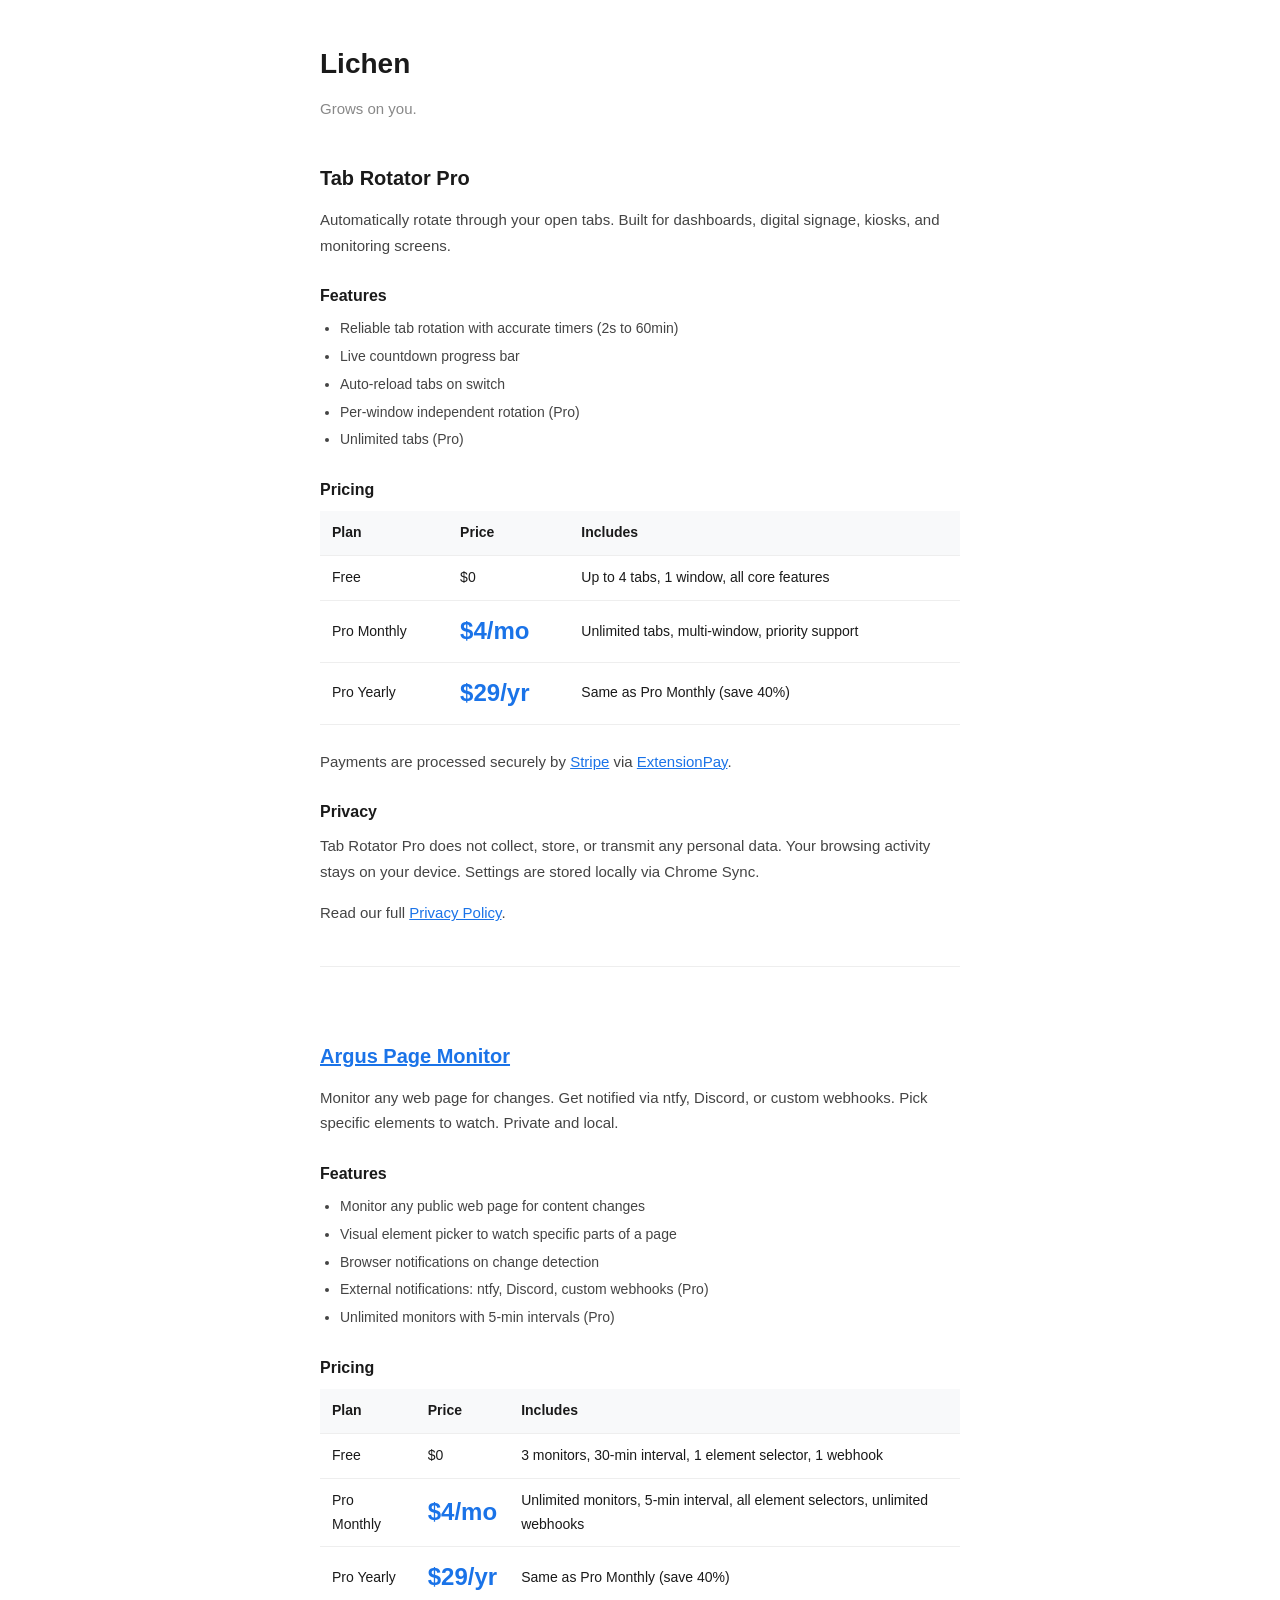
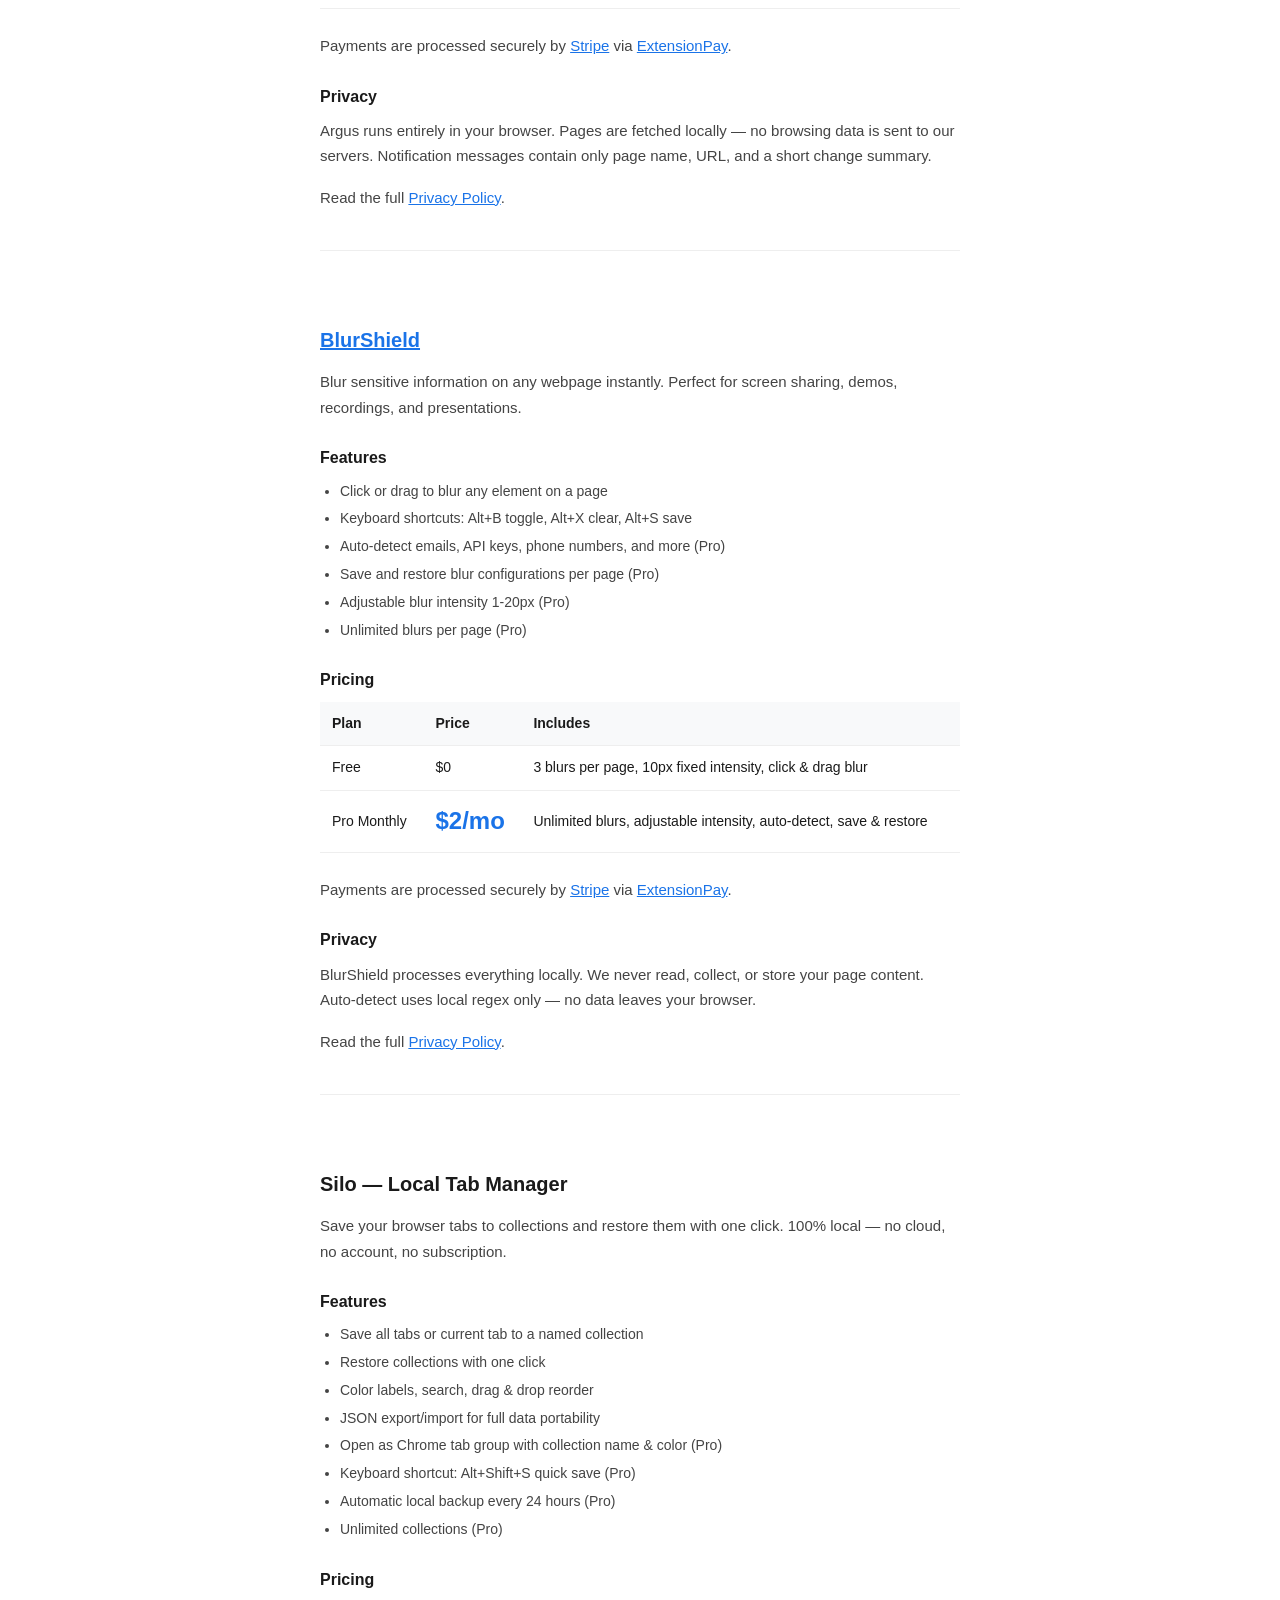
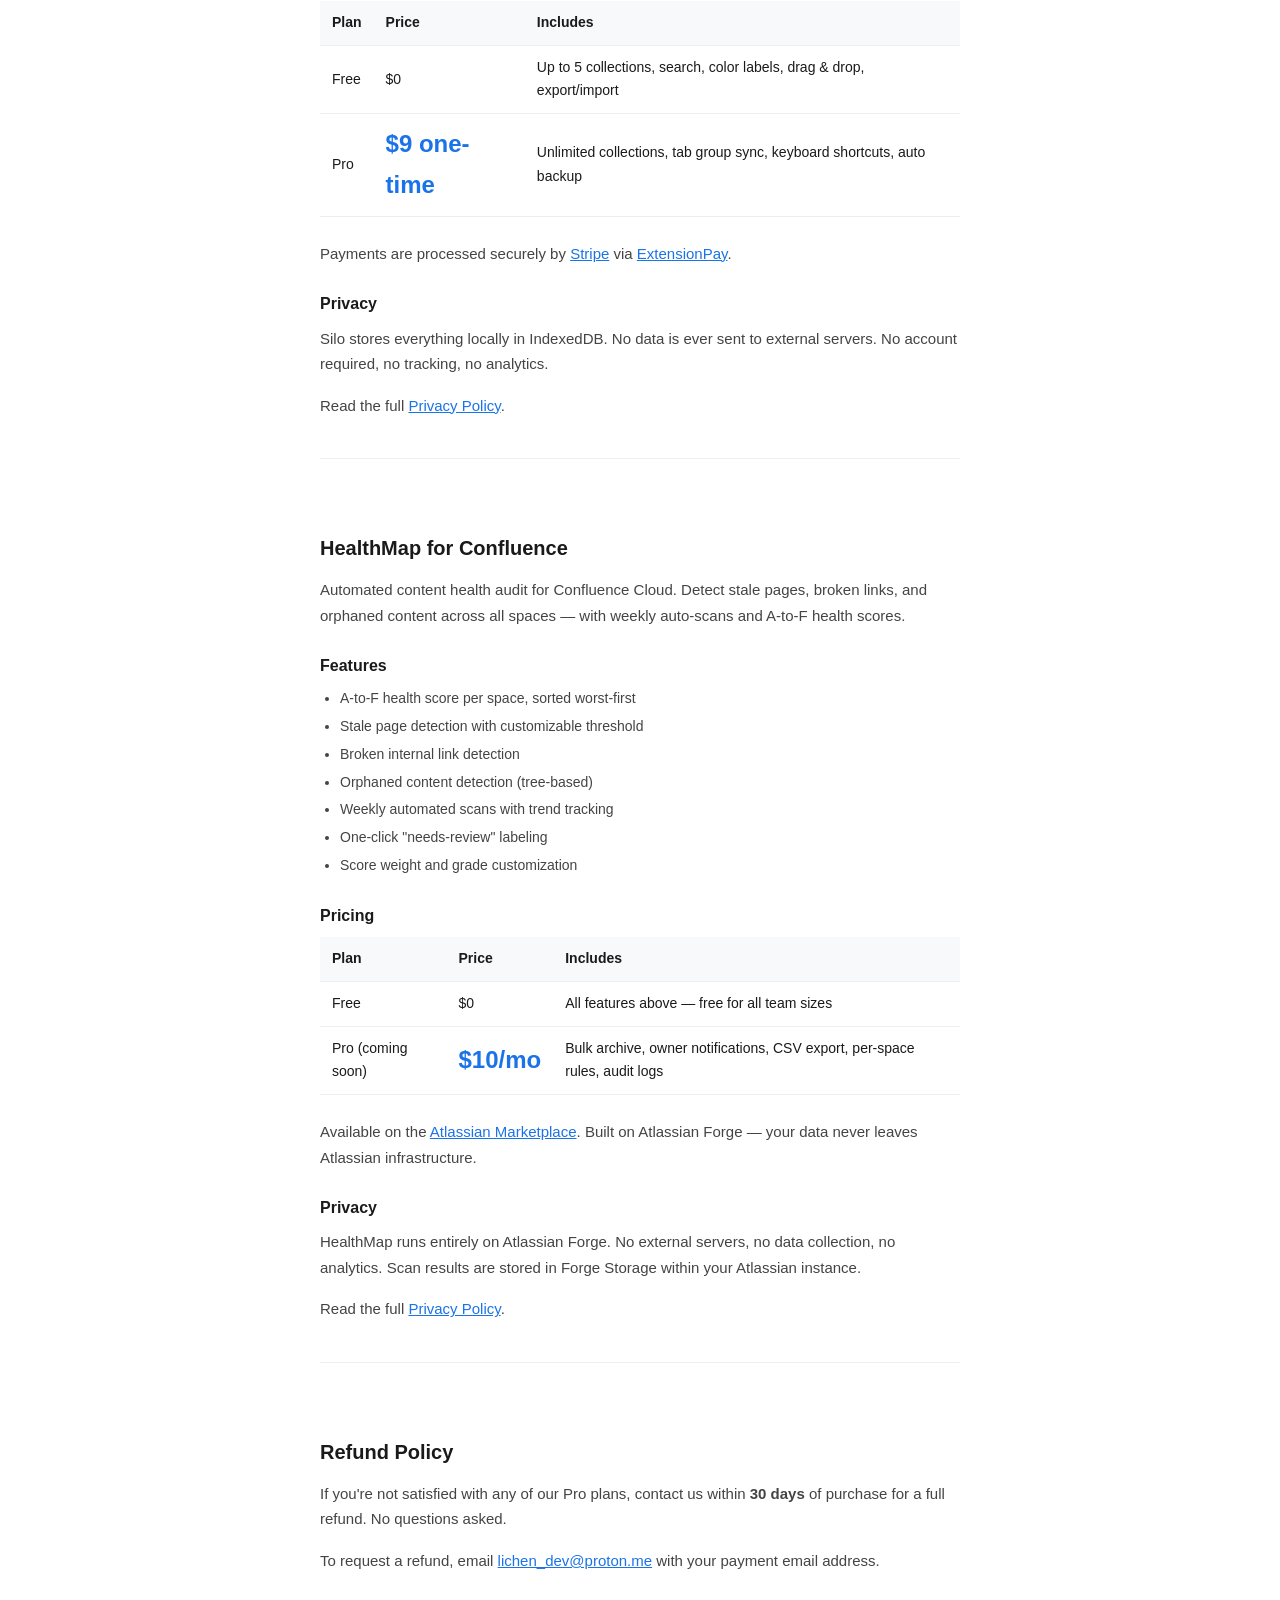
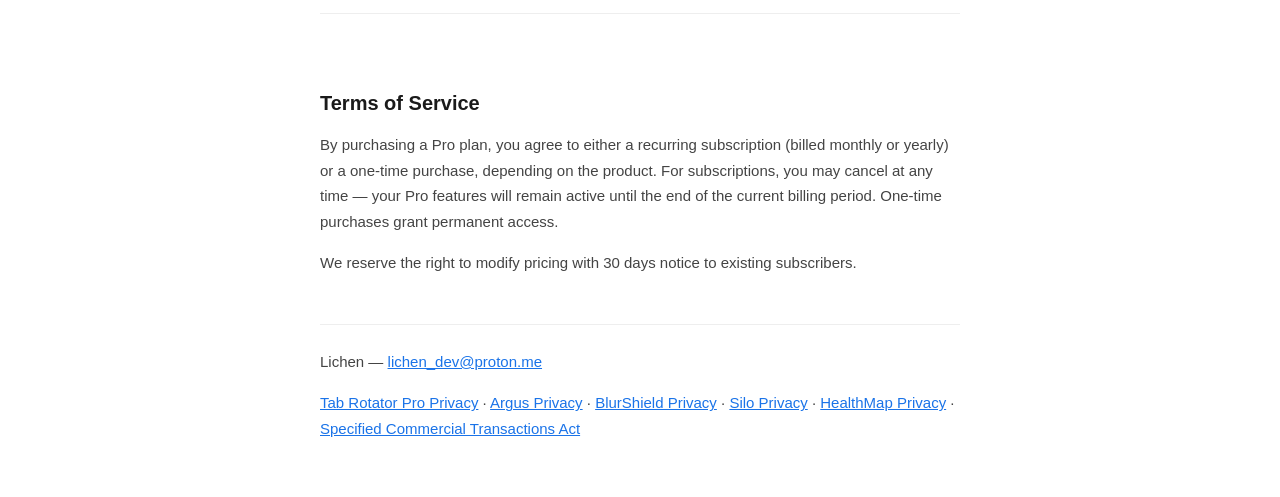
<file: index.html>
<!DOCTYPE html>
<html lang="en">
<head>
  <meta charset="UTF-8">
  <meta name="viewport" content="width=device-width, initial-scale=1.0">
  <title>Lichen — Browser Productivity Tools</title>
  <style>
    * { margin: 0; padding: 0; box-sizing: border-box; }
    body { font-family: -apple-system, BlinkMacSystemFont, "Segoe UI", sans-serif; color: #1a1a1a; line-height: 1.7; }
    .container { max-width: 680px; margin: 0 auto; padding: 40px 20px; }
    h1 { font-size: 28px; margin-bottom: 8px; }
    h2 { font-size: 20px; margin-top: 40px; margin-bottom: 12px; }
    h3 { font-size: 16px; margin-top: 24px; margin-bottom: 8px; }
    p { font-size: 15px; color: #444; margin-bottom: 16px; }
    ul { margin-bottom: 16px; padding-left: 20px; }
    li { font-size: 14px; color: #444; margin-bottom: 4px; }
    a { color: #1a73e8; }
    .subtitle { color: #888; font-size: 15px; margin-bottom: 32px; }
    table { width: 100%; border-collapse: collapse; margin-bottom: 24px; }
    th, td { text-align: left; padding: 10px 12px; border-bottom: 1px solid #eee; font-size: 14px; }
    th { font-weight: 600; background: #f8f9fa; }
    .price { font-size: 24px; font-weight: 700; color: #1a73e8; }
    .section { margin-top: 40px; padding-top: 32px; border-top: 1px solid #eee; }
    footer { margin-top: 48px; padding-top: 24px; border-top: 1px solid #eee; font-size: 13px; color: #999; }
  </style>
</head>
<body>
  <div class="container">
    <h1>Lichen</h1>
    <p class="subtitle">Grows on you.</p>

    <!-- Tab Rotator Pro -->
    <h2>Tab Rotator Pro</h2>
    <p>Automatically rotate through your open tabs. Built for dashboards, digital signage, kiosks, and monitoring screens.</p>

    <h3>Features</h3>
    <ul>
      <li>Reliable tab rotation with accurate timers (2s to 60min)</li>
      <li>Live countdown progress bar</li>
      <li>Auto-reload tabs on switch</li>
      <li>Per-window independent rotation (Pro)</li>
      <li>Unlimited tabs (Pro)</li>
    </ul>

    <h3>Pricing</h3>
    <table>
      <tr><th>Plan</th><th>Price</th><th>Includes</th></tr>
      <tr><td>Free</td><td>$0</td><td>Up to 4 tabs, 1 window, all core features</td></tr>
      <tr><td>Pro Monthly</td><td class="price">$4/mo</td><td>Unlimited tabs, multi-window, priority support</td></tr>
      <tr><td>Pro Yearly</td><td class="price">$29/yr</td><td>Same as Pro Monthly (save 40%)</td></tr>
    </table>
    <p>Payments are processed securely by <a href="https://stripe.com">Stripe</a> via <a href="https://extensionpay.com">ExtensionPay</a>.</p>

    <h3>Privacy</h3>
    <p>Tab Rotator Pro does not collect, store, or transmit any personal data. Your browsing activity stays on your device. Settings are stored locally via Chrome Sync.</p>
    <p>Read our full <a href="privacy-policy.html">Privacy Policy</a>.</p>

    <!-- Argus Page Monitor -->
    <div class="section">
      <h2><a href="https://chromewebstore.google.com/detail/argus-page-monitor/oghopnlgcocfandgainppfdjcpophcjo">Argus Page Monitor</a></h2>
      <p>Monitor any web page for changes. Get notified via ntfy, Discord, or custom webhooks. Pick specific elements to watch. Private and local.</p>

      <h3>Features</h3>
      <ul>
        <li>Monitor any public web page for content changes</li>
        <li>Visual element picker to watch specific parts of a page</li>
        <li>Browser notifications on change detection</li>
        <li>External notifications: ntfy, Discord, custom webhooks (Pro)</li>
        <li>Unlimited monitors with 5-min intervals (Pro)</li>
      </ul>

      <h3>Pricing</h3>
      <table>
        <tr><th>Plan</th><th>Price</th><th>Includes</th></tr>
        <tr><td>Free</td><td>$0</td><td>3 monitors, 30-min interval, 1 element selector, 1 webhook</td></tr>
        <tr><td>Pro Monthly</td><td class="price">$4/mo</td><td>Unlimited monitors, 5-min interval, all element selectors, unlimited webhooks</td></tr>
        <tr><td>Pro Yearly</td><td class="price">$29/yr</td><td>Same as Pro Monthly (save 40%)</td></tr>
      </table>
      <p>Payments are processed securely by <a href="https://stripe.com">Stripe</a> via <a href="https://extensionpay.com">ExtensionPay</a>.</p>

      <h3>Privacy</h3>
      <p>Argus runs entirely in your browser. Pages are fetched locally — no browsing data is sent to our servers. Notification messages contain only page name, URL, and a short change summary.</p>
      <p>Read the full <a href="privacy-policy-argus.html">Privacy Policy</a>.</p>
    </div>

    <!-- BlurShield -->
    <div class="section">
      <h2><a href="https://chromewebstore.google.com/detail/blurshield-blur-sensitive/nhoghajbohlagckakbmoecmjokkmfhee">BlurShield</a></h2>
      <p>Blur sensitive information on any webpage instantly. Perfect for screen sharing, demos, recordings, and presentations.</p>

      <h3>Features</h3>
      <ul>
        <li>Click or drag to blur any element on a page</li>
        <li>Keyboard shortcuts: Alt+B toggle, Alt+X clear, Alt+S save</li>
        <li>Auto-detect emails, API keys, phone numbers, and more (Pro)</li>
        <li>Save and restore blur configurations per page (Pro)</li>
        <li>Adjustable blur intensity 1-20px (Pro)</li>
        <li>Unlimited blurs per page (Pro)</li>
      </ul>

      <h3>Pricing</h3>
      <table>
        <tr><th>Plan</th><th>Price</th><th>Includes</th></tr>
        <tr><td>Free</td><td>$0</td><td>3 blurs per page, 10px fixed intensity, click &amp; drag blur</td></tr>
        <tr><td>Pro Monthly</td><td class="price">$2/mo</td><td>Unlimited blurs, adjustable intensity, auto-detect, save &amp; restore</td></tr>
      </table>
      <p>Payments are processed securely by <a href="https://stripe.com">Stripe</a> via <a href="https://extensionpay.com">ExtensionPay</a>.</p>

      <h3>Privacy</h3>
      <p>BlurShield processes everything locally. We never read, collect, or store your page content. Auto-detect uses local regex only — no data leaves your browser.</p>
      <p>Read the full <a href="privacy-policy-blurshield.html">Privacy Policy</a>.</p>
    </div>

    <!-- Silo -->
    <div class="section">
      <h2>Silo — Local Tab Manager</h2>
      <p>Save your browser tabs to collections and restore them with one click. 100% local — no cloud, no account, no subscription.</p>

      <h3>Features</h3>
      <ul>
        <li>Save all tabs or current tab to a named collection</li>
        <li>Restore collections with one click</li>
        <li>Color labels, search, drag &amp; drop reorder</li>
        <li>JSON export/import for full data portability</li>
        <li>Open as Chrome tab group with collection name &amp; color (Pro)</li>
        <li>Keyboard shortcut: Alt+Shift+S quick save (Pro)</li>
        <li>Automatic local backup every 24 hours (Pro)</li>
        <li>Unlimited collections (Pro)</li>
      </ul>

      <h3>Pricing</h3>
      <table>
        <tr><th>Plan</th><th>Price</th><th>Includes</th></tr>
        <tr><td>Free</td><td>$0</td><td>Up to 5 collections, search, color labels, drag &amp; drop, export/import</td></tr>
        <tr><td>Pro</td><td class="price">$9 one-time</td><td>Unlimited collections, tab group sync, keyboard shortcuts, auto backup</td></tr>
      </table>
      <p>Payments are processed securely by <a href="https://stripe.com">Stripe</a> via <a href="https://extensionpay.com">ExtensionPay</a>.</p>

      <h3>Privacy</h3>
      <p>Silo stores everything locally in IndexedDB. No data is ever sent to external servers. No account required, no tracking, no analytics.</p>
      <p>Read the full <a href="privacy-policy-silo.html">Privacy Policy</a>.</p>
    </div>

    <!-- HealthMap -->
    <div class="section">
      <h2>HealthMap for Confluence</h2>
      <p>Automated content health audit for Confluence Cloud. Detect stale pages, broken links, and orphaned content across all spaces — with weekly auto-scans and A-to-F health scores.</p>

      <h3>Features</h3>
      <ul>
        <li>A-to-F health score per space, sorted worst-first</li>
        <li>Stale page detection with customizable threshold</li>
        <li>Broken internal link detection</li>
        <li>Orphaned content detection (tree-based)</li>
        <li>Weekly automated scans with trend tracking</li>
        <li>One-click "needs-review" labeling</li>
        <li>Score weight and grade customization</li>
      </ul>

      <h3>Pricing</h3>
      <table>
        <tr><th>Plan</th><th>Price</th><th>Includes</th></tr>
        <tr><td>Free</td><td>$0</td><td>All features above — free for all team sizes</td></tr>
        <tr><td>Pro (coming soon)</td><td class="price">$10/mo</td><td>Bulk archive, owner notifications, CSV export, per-space rules, audit logs</td></tr>
      </table>
      <p>Available on the <a href="https://marketplace.atlassian.com/">Atlassian Marketplace</a>. Built on Atlassian Forge — your data never leaves Atlassian infrastructure.</p>

      <h3>Privacy</h3>
      <p>HealthMap runs entirely on Atlassian Forge. No external servers, no data collection, no analytics. Scan results are stored in Forge Storage within your Atlassian instance.</p>
      <p>Read the full <a href="privacy-policy-healthmap.html">Privacy Policy</a>.</p>
    </div>

    <!-- Refund Policy -->
    <div class="section">
      <h2>Refund Policy</h2>
      <p>If you're not satisfied with any of our Pro plans, contact us within <strong>30 days</strong> of purchase for a full refund. No questions asked.</p>
      <p>To request a refund, email <a href="mailto:lichen_dev@proton.me">lichen_dev@proton.me</a> with your payment email address.</p>
    </div>

    <!-- Terms of Service -->
    <div class="section">
      <h2>Terms of Service</h2>
      <p>By purchasing a Pro plan, you agree to either a recurring subscription (billed monthly or yearly) or a one-time purchase, depending on the product. For subscriptions, you may cancel at any time — your Pro features will remain active until the end of the current billing period. One-time purchases grant permanent access.</p>
      <p>We reserve the right to modify pricing with 30 days notice to existing subscribers.</p>
    </div>

    <footer>
      <p>Lichen &mdash; <a href="mailto:lichen_dev@proton.me">lichen_dev@proton.me</a></p>
      <p><a href="privacy-policy.html">Tab Rotator Pro Privacy</a> &middot; <a href="privacy-policy-argus.html">Argus Privacy</a> &middot; <a href="privacy-policy-blurshield.html">BlurShield Privacy</a> &middot; <a href="privacy-policy-silo.html">Silo Privacy</a> &middot; <a href="privacy-policy-healthmap.html">HealthMap Privacy</a> &middot; <a href="commercial-transactions.html">Specified Commercial Transactions Act</a></p>
    </footer>
  </div>
</body>
</html>
</file>
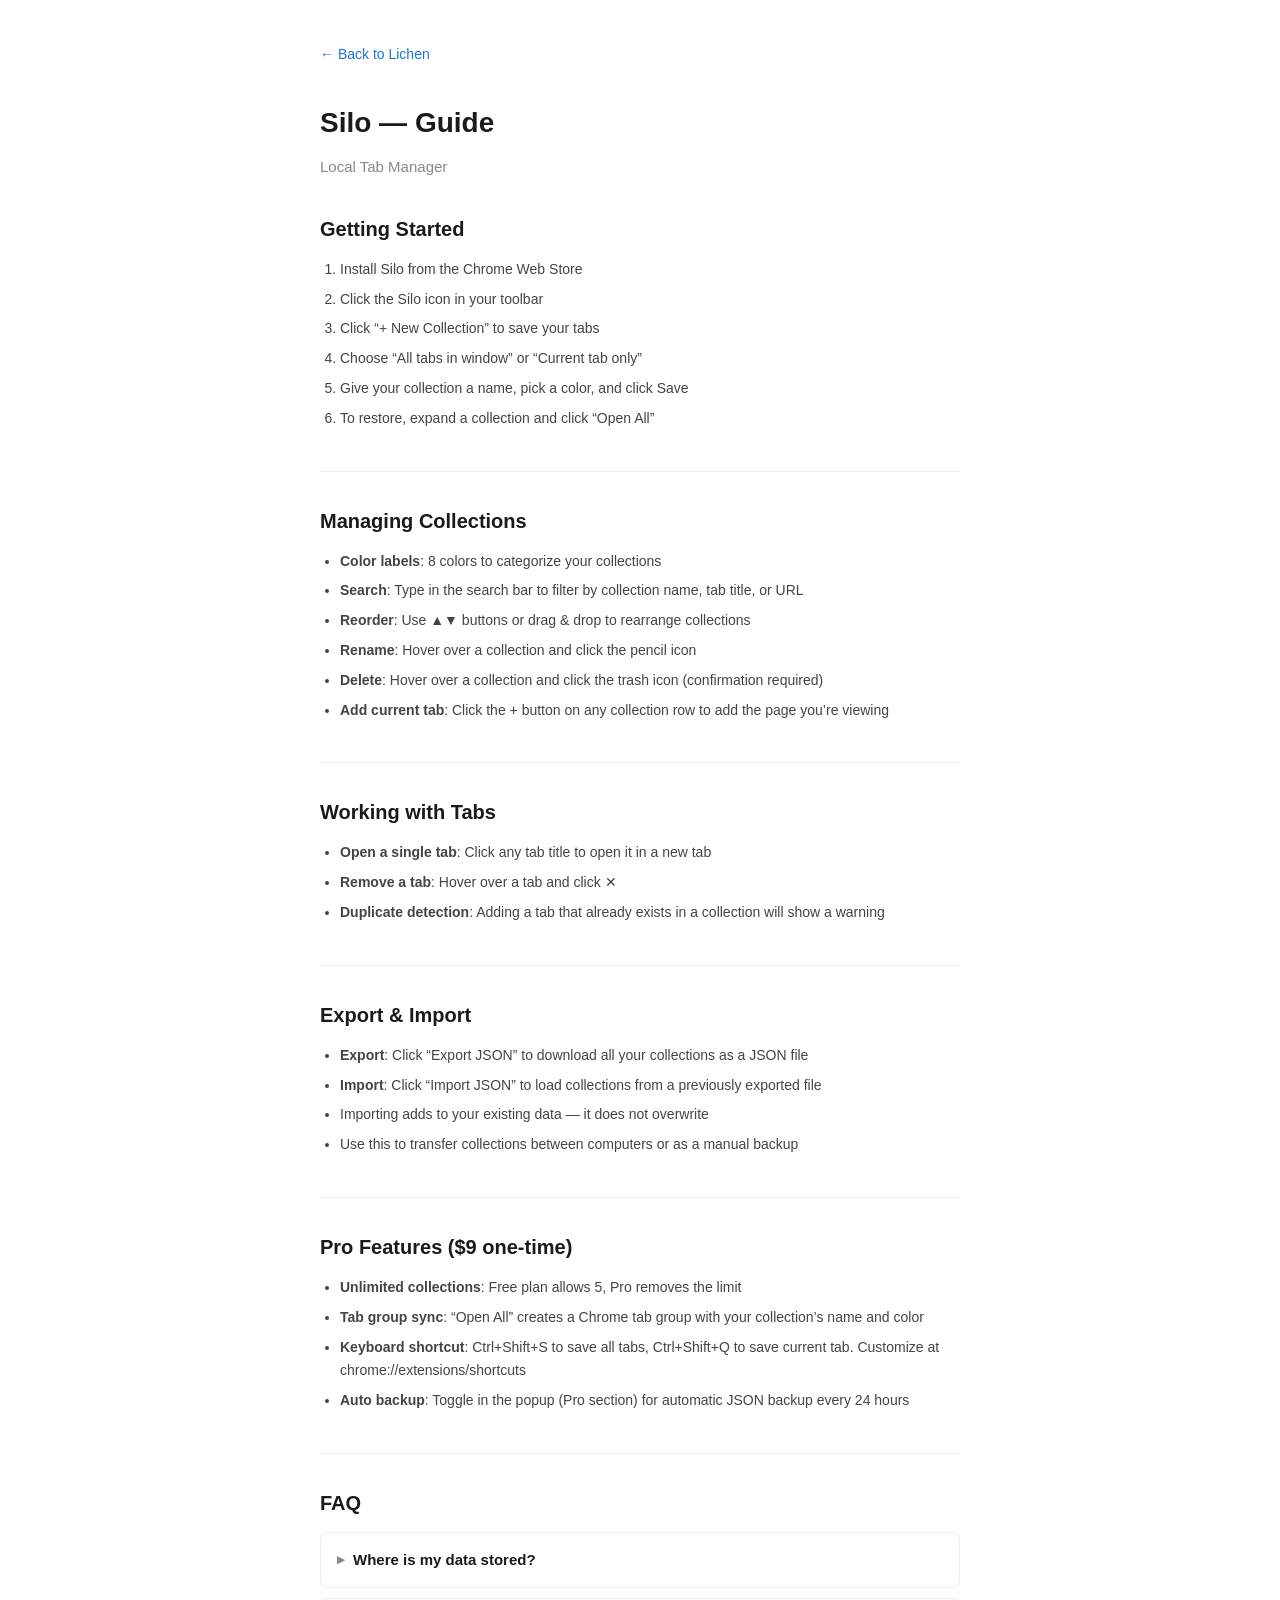
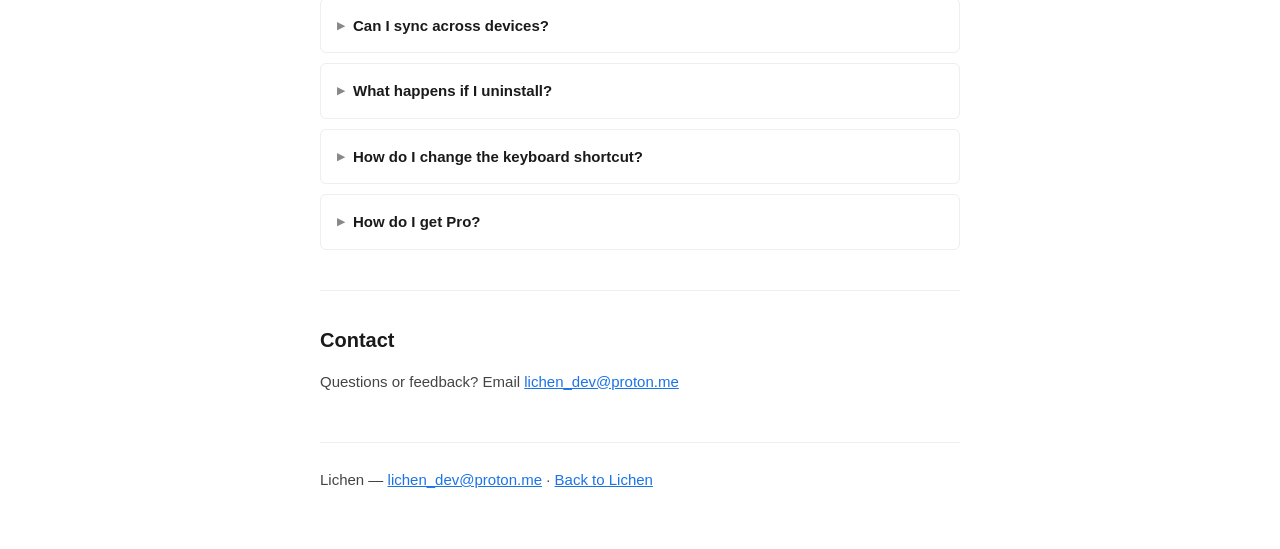
<file: silo/guide/index.html>
<!DOCTYPE html>
<html lang="en">
<head>
  <meta charset="UTF-8">
  <meta name="viewport" content="width=device-width, initial-scale=1.0">
  <title>Silo — Guide</title>
  <style>
    * { margin: 0; padding: 0; box-sizing: border-box; }
    body { font-family: -apple-system, BlinkMacSystemFont, "Segoe UI", sans-serif; color: #1a1a1a; line-height: 1.7; }
    .container { max-width: 680px; margin: 0 auto; padding: 40px 20px; }
    .back-link { font-size: 14px; color: #1a73e8; text-decoration: none; display: inline-block; margin-bottom: 32px; }
    .back-link:hover { text-decoration: underline; }
    h1 { font-size: 28px; margin-bottom: 8px; }
    h2 { font-size: 20px; margin-top: 40px; margin-bottom: 12px; padding-top: 32px; border-top: 1px solid #eee; }
    h2:first-of-type { border-top: none; padding-top: 0; margin-top: 32px; }
    p { font-size: 15px; color: #444; margin-bottom: 16px; }
    ol { margin-bottom: 16px; padding-left: 20px; }
    ul { margin-bottom: 16px; padding-left: 20px; }
    li { font-size: 14px; color: #444; margin-bottom: 6px; }
    a { color: #1a73e8; }
    .subtitle { color: #888; font-size: 15px; margin-bottom: 32px; }
    details { border: 1px solid #eee; border-radius: 6px; margin-bottom: 10px; }
    details summary {
      font-size: 15px;
      font-weight: 600;
      color: #1a1a1a;
      padding: 14px 16px;
      cursor: pointer;
      list-style: none;
      display: flex;
      align-items: center;
      gap: 8px;
    }
    details summary::-webkit-details-marker { display: none; }
    details summary::before {
      content: "▶";
      font-size: 10px;
      color: #888;
      transition: transform 0.2s;
      flex-shrink: 0;
    }
    details[open] summary::before { transform: rotate(90deg); }
    details[open] summary { border-bottom: 1px solid #eee; }
    .details-body { padding: 14px 16px; font-size: 14px; color: #444; }
    footer { margin-top: 48px; padding-top: 24px; border-top: 1px solid #eee; font-size: 13px; color: #999; }
    footer a { color: #1a73e8; }
  </style>
</head>
<body>
  <div class="container">
    <a href="../../index.html" class="back-link">&larr; Back to Lichen</a>

    <h1>Silo &mdash; Guide</h1>
    <p class="subtitle">Local Tab Manager</p>

    <h2>Getting Started</h2>
    <ol>
      <li>Install Silo from the Chrome Web Store</li>
      <li>Click the Silo icon in your toolbar</li>
      <li>Click &ldquo;+ New Collection&rdquo; to save your tabs</li>
      <li>Choose &ldquo;All tabs in window&rdquo; or &ldquo;Current tab only&rdquo;</li>
      <li>Give your collection a name, pick a color, and click Save</li>
      <li>To restore, expand a collection and click &ldquo;Open All&rdquo;</li>
    </ol>

    <h2>Managing Collections</h2>
    <ul>
      <li><strong>Color labels</strong>: 8 colors to categorize your collections</li>
      <li><strong>Search</strong>: Type in the search bar to filter by collection name, tab title, or URL</li>
      <li><strong>Reorder</strong>: Use &#9650;&#9660; buttons or drag &amp; drop to rearrange collections</li>
      <li><strong>Rename</strong>: Hover over a collection and click the pencil icon</li>
      <li><strong>Delete</strong>: Hover over a collection and click the trash icon (confirmation required)</li>
      <li><strong>Add current tab</strong>: Click the + button on any collection row to add the page you&rsquo;re viewing</li>
    </ul>

    <h2>Working with Tabs</h2>
    <ul>
      <li><strong>Open a single tab</strong>: Click any tab title to open it in a new tab</li>
      <li><strong>Remove a tab</strong>: Hover over a tab and click &#x2715;</li>
      <li><strong>Duplicate detection</strong>: Adding a tab that already exists in a collection will show a warning</li>
    </ul>

    <h2>Export &amp; Import</h2>
    <ul>
      <li><strong>Export</strong>: Click &ldquo;Export JSON&rdquo; to download all your collections as a JSON file</li>
      <li><strong>Import</strong>: Click &ldquo;Import JSON&rdquo; to load collections from a previously exported file</li>
      <li>Importing adds to your existing data &mdash; it does not overwrite</li>
      <li>Use this to transfer collections between computers or as a manual backup</li>
    </ul>

    <h2>Pro Features ($9 one-time)</h2>
    <ul>
      <li><strong>Unlimited collections</strong>: Free plan allows 5, Pro removes the limit</li>
      <li><strong>Tab group sync</strong>: &ldquo;Open All&rdquo; creates a Chrome tab group with your collection&rsquo;s name and color</li>
      <li><strong>Keyboard shortcut</strong>: Ctrl+Shift+S to save all tabs, Ctrl+Shift+Q to save current tab. Customize at chrome://extensions/shortcuts</li>
      <li><strong>Auto backup</strong>: Toggle in the popup (Pro section) for automatic JSON backup every 24 hours</li>
    </ul>

    <h2>FAQ</h2>

    <details>
      <summary>Where is my data stored?</summary>
      <div class="details-body">Everything is stored locally in your browser&rsquo;s IndexedDB. No servers, no cloud, no account needed.</div>
    </details>

    <details>
      <summary>Can I sync across devices?</summary>
      <div class="details-body">Silo is intentionally local-only. Use Export/Import to manually transfer collections.</div>
    </details>

    <details>
      <summary>What happens if I uninstall?</summary>
      <div class="details-body">Your data will be deleted. Export your collections first as a backup.</div>
    </details>

    <details>
      <summary>How do I change the keyboard shortcut?</summary>
      <div class="details-body">Go to chrome://extensions/shortcuts in your browser and find Silo.</div>
    </details>

    <details>
      <summary>How do I get Pro?</summary>
      <div class="details-body">Click the &ldquo;Upgrade &mdash; $9&rdquo; button in the popup. It&rsquo;s a one-time payment, no subscription.</div>
    </details>

    <h2>Contact</h2>
    <p>Questions or feedback? Email <a href="mailto:lichen_dev@proton.me">lichen_dev@proton.me</a></p>

    <footer>
      <p>Lichen &mdash; <a href="mailto:lichen_dev@proton.me">lichen_dev@proton.me</a> &middot; <a href="../../index.html">Back to Lichen</a></p>
    </footer>
  </div>
</body>
</html>
</file>
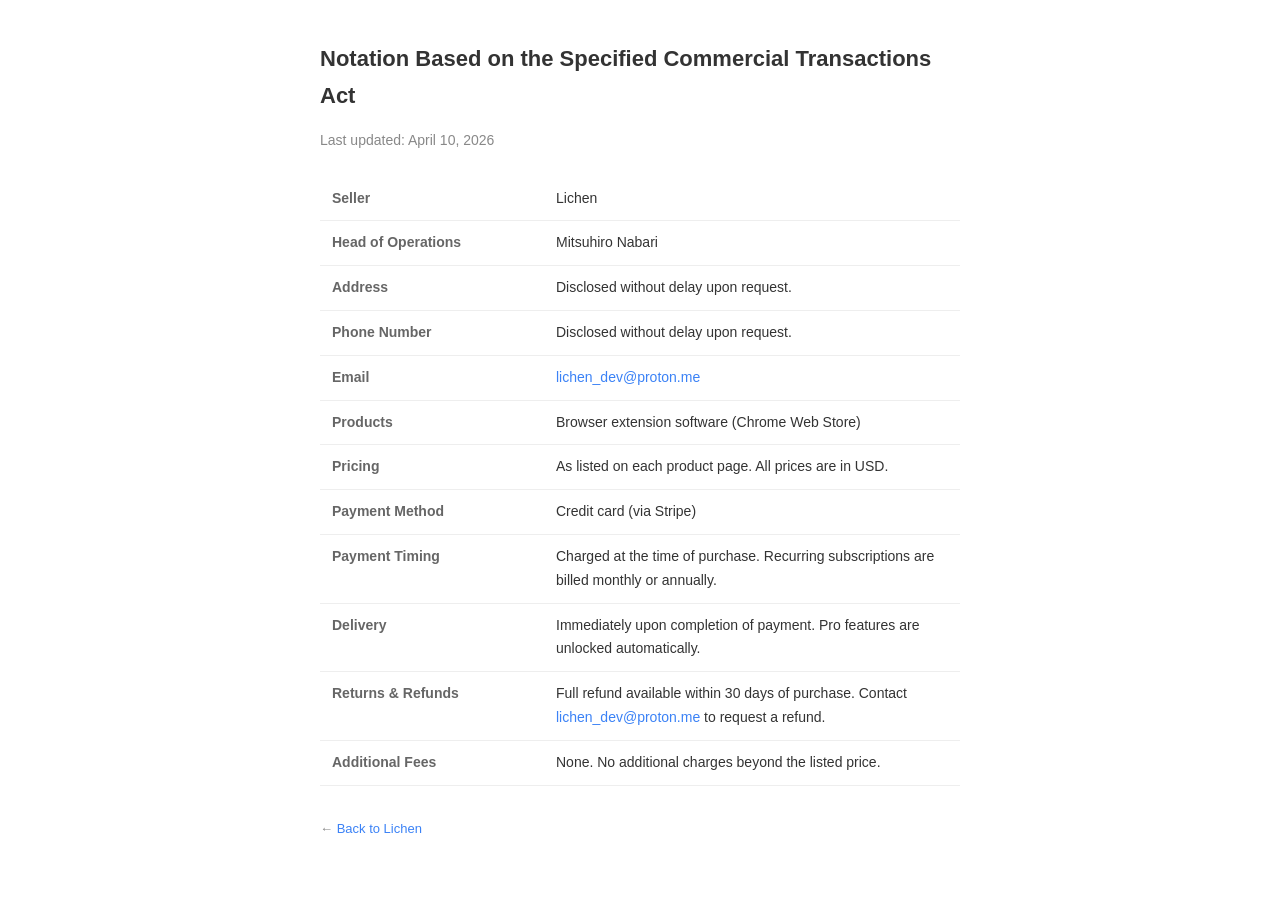
<file: commercial-transactions.html>
<!DOCTYPE html>
<html lang="en">
<head>
  <meta charset="UTF-8">
  <meta name="viewport" content="width=device-width, initial-scale=1.0">
  <title>Lichen — Specified Commercial Transactions Act</title>
  <style>
    body { font-family: -apple-system, BlinkMacSystemFont, "Segoe UI", sans-serif; max-width: 640px; margin: 40px auto; padding: 0 20px; color: #333; line-height: 1.7; }
    h1 { font-size: 22px; margin-bottom: 8px; }
    h2 { font-size: 16px; margin-top: 24px; }
    .date { color: #888; font-size: 14px; margin-bottom: 24px; }
    table { width: 100%; border-collapse: collapse; margin-top: 16px; }
    th, td { text-align: left; padding: 10px 12px; border-bottom: 1px solid #eee; font-size: 14px; }
    th { width: 35%; color: #666; font-weight: 600; vertical-align: top; }
    td { color: #333; }
    a { color: #3b82f6; text-decoration: none; }
    a:hover { text-decoration: underline; }
  </style>
</head>
<body>
  <h1>Notation Based on the Specified Commercial Transactions Act</h1>
  <p class="date">Last updated: April 10, 2026</p>

  <table>
    <tr>
      <th>Seller</th>
      <td>Lichen</td>
    </tr>
    <tr>
      <th>Head of Operations</th>
      <td>Mitsuhiro Nabari</td>
    </tr>
    <tr>
      <th>Address</th>
      <td>Disclosed without delay upon request.</td>
    </tr>
    <tr>
      <th>Phone Number</th>
      <td>Disclosed without delay upon request.</td>
    </tr>
    <tr>
      <th>Email</th>
      <td><a href="mailto:lichen_dev@proton.me">lichen_dev@proton.me</a></td>
    </tr>
    <tr>
      <th>Products</th>
      <td>Browser extension software (Chrome Web Store)</td>
    </tr>
    <tr>
      <th>Pricing</th>
      <td>As listed on each product page. All prices are in USD.</td>
    </tr>
    <tr>
      <th>Payment Method</th>
      <td>Credit card (via Stripe)</td>
    </tr>
    <tr>
      <th>Payment Timing</th>
      <td>Charged at the time of purchase. Recurring subscriptions are billed monthly or annually.</td>
    </tr>
    <tr>
      <th>Delivery</th>
      <td>Immediately upon completion of payment. Pro features are unlocked automatically.</td>
    </tr>
    <tr>
      <th>Returns &amp; Refunds</th>
      <td>Full refund available within 30 days of purchase. Contact <a href="mailto:lichen_dev@proton.me">lichen_dev@proton.me</a> to request a refund.</td>
    </tr>
    <tr>
      <th>Additional Fees</th>
      <td>None. No additional charges beyond the listed price.</td>
    </tr>
  </table>

  <p style="margin-top: 32px; font-size: 13px; color: #888;">
    &larr; <a href="index.html">Back to Lichen</a>
  </p>
</body>
</html>
</file>
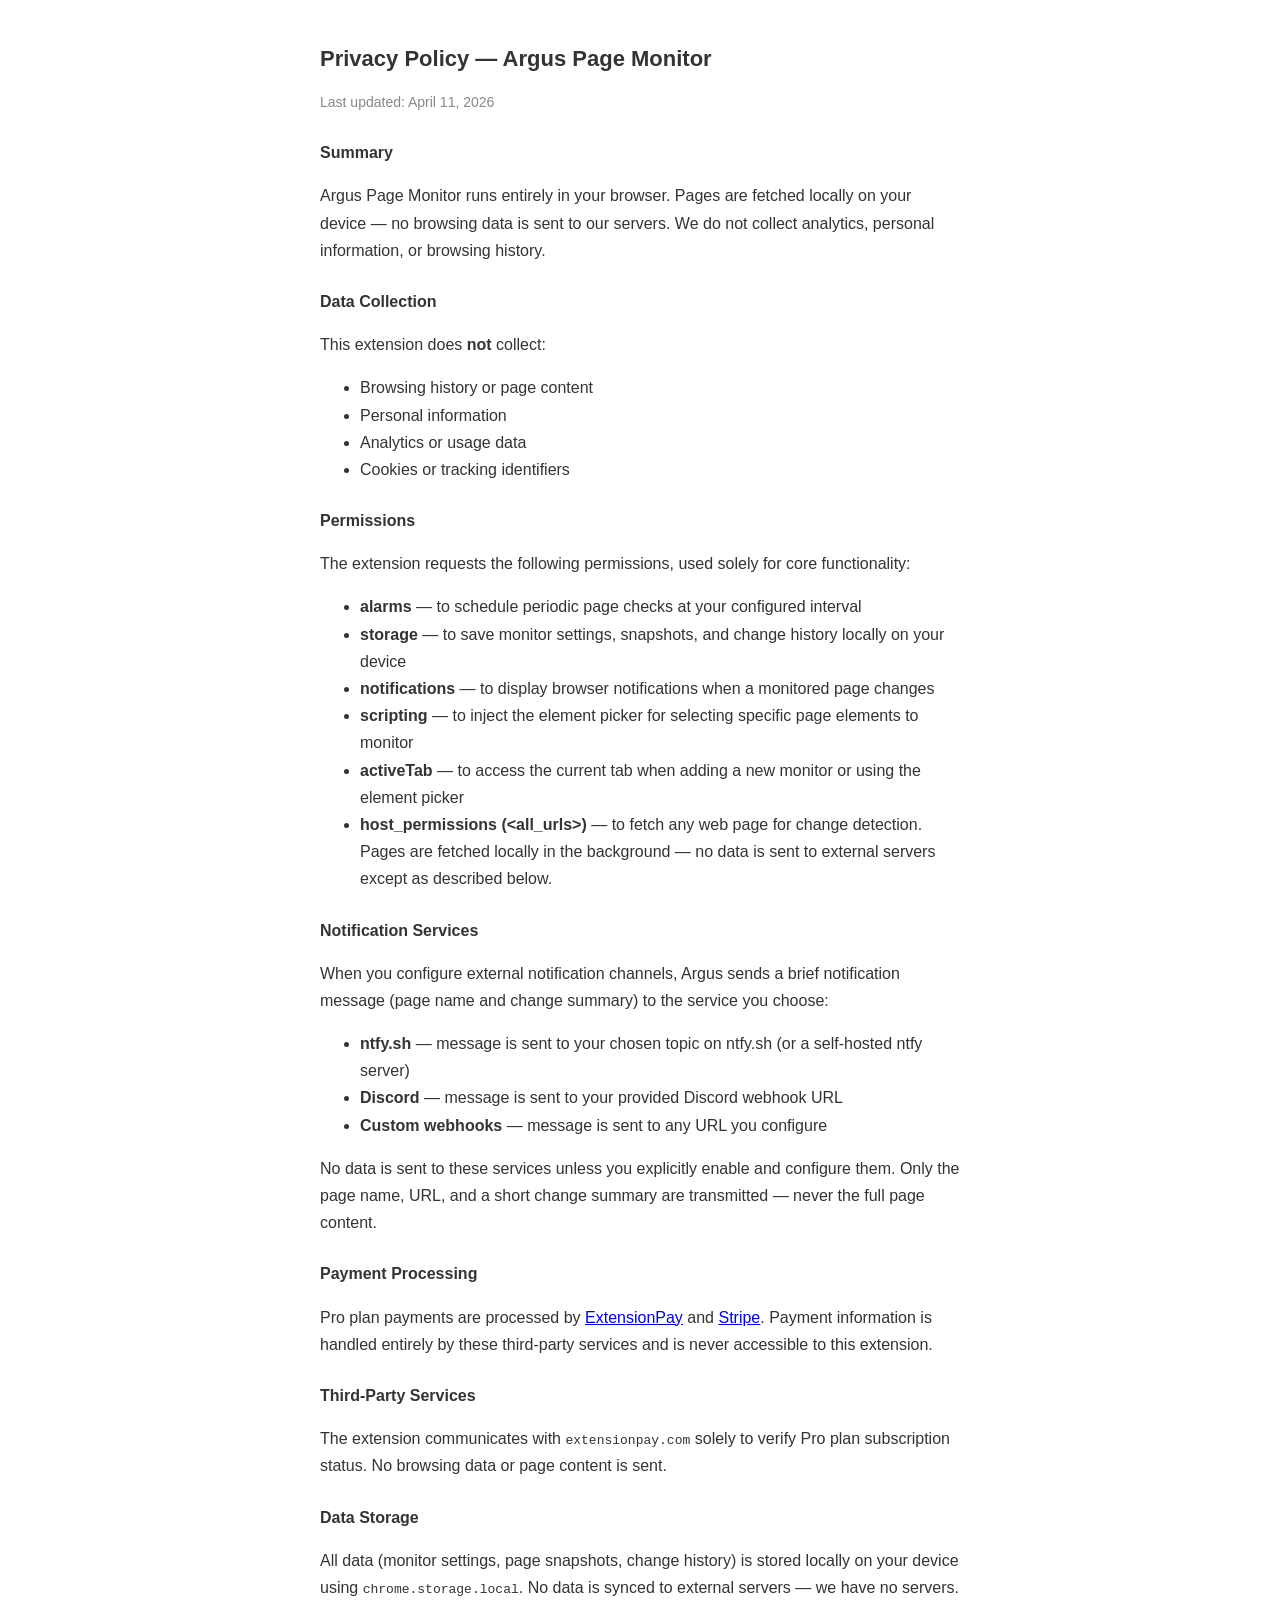
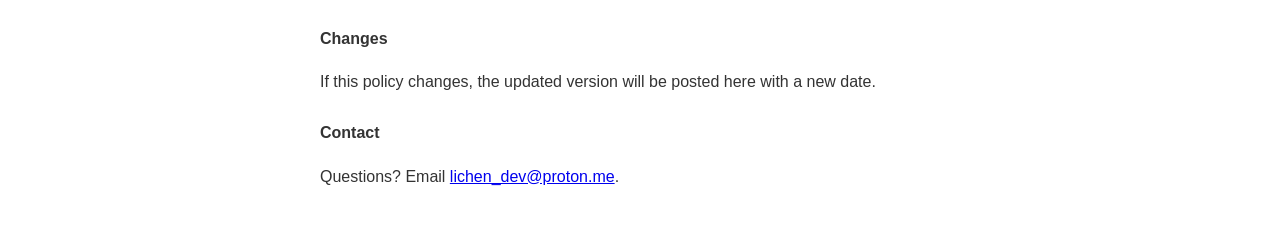
<file: privacy-policy-argus.html>
<!DOCTYPE html>
<html lang="en">
<head>
  <meta charset="UTF-8">
  <meta name="viewport" content="width=device-width, initial-scale=1.0">
  <title>Argus Page Monitor — Privacy Policy</title>
  <style>
    body { font-family: -apple-system, BlinkMacSystemFont, "Segoe UI", sans-serif; max-width: 640px; margin: 40px auto; padding: 0 20px; color: #333; line-height: 1.7; }
    h1 { font-size: 22px; margin-bottom: 8px; }
    h2 { font-size: 16px; margin-top: 24px; }
    .date { color: #888; font-size: 14px; margin-bottom: 24px; }
  </style>
</head>
<body>
  <h1>Privacy Policy — Argus Page Monitor</h1>
  <p class="date">Last updated: April 11, 2026</p>

  <h2>Summary</h2>
  <p>Argus Page Monitor runs entirely in your browser. Pages are fetched locally on your device — no browsing data is sent to our servers. We do not collect analytics, personal information, or browsing history.</p>

  <h2>Data Collection</h2>
  <p>This extension does <strong>not</strong> collect:</p>
  <ul>
    <li>Browsing history or page content</li>
    <li>Personal information</li>
    <li>Analytics or usage data</li>
    <li>Cookies or tracking identifiers</li>
  </ul>

  <h2>Permissions</h2>
  <p>The extension requests the following permissions, used solely for core functionality:</p>
  <ul>
    <li><strong>alarms</strong> — to schedule periodic page checks at your configured interval</li>
    <li><strong>storage</strong> — to save monitor settings, snapshots, and change history locally on your device</li>
    <li><strong>notifications</strong> — to display browser notifications when a monitored page changes</li>
    <li><strong>scripting</strong> — to inject the element picker for selecting specific page elements to monitor</li>
    <li><strong>activeTab</strong> — to access the current tab when adding a new monitor or using the element picker</li>
    <li><strong>host_permissions (&lt;all_urls&gt;)</strong> — to fetch any web page for change detection. Pages are fetched locally in the background — no data is sent to external servers except as described below.</li>
  </ul>

  <h2>Notification Services</h2>
  <p>When you configure external notification channels, Argus sends a brief notification message (page name and change summary) to the service you choose:</p>
  <ul>
    <li><strong>ntfy.sh</strong> — message is sent to your chosen topic on ntfy.sh (or a self-hosted ntfy server)</li>
    <li><strong>Discord</strong> — message is sent to your provided Discord webhook URL</li>
    <li><strong>Custom webhooks</strong> — message is sent to any URL you configure</li>
  </ul>
  <p>No data is sent to these services unless you explicitly enable and configure them. Only the page name, URL, and a short change summary are transmitted — never the full page content.</p>

  <h2>Payment Processing</h2>
  <p>Pro plan payments are processed by <a href="https://extensionpay.com">ExtensionPay</a> and <a href="https://stripe.com">Stripe</a>. Payment information is handled entirely by these third-party services and is never accessible to this extension.</p>

  <h2>Third-Party Services</h2>
  <p>The extension communicates with <code>extensionpay.com</code> solely to verify Pro plan subscription status. No browsing data or page content is sent.</p>

  <h2>Data Storage</h2>
  <p>All data (monitor settings, page snapshots, change history) is stored locally on your device using <code>chrome.storage.local</code>. No data is synced to external servers — we have no servers.</p>

  <h2>Changes</h2>
  <p>If this policy changes, the updated version will be posted here with a new date.</p>

  <h2>Contact</h2>
  <p>Questions? Email <a href="mailto:lichen_dev@proton.me">lichen_dev@proton.me</a>.</p>
</body>
</html>
</file>
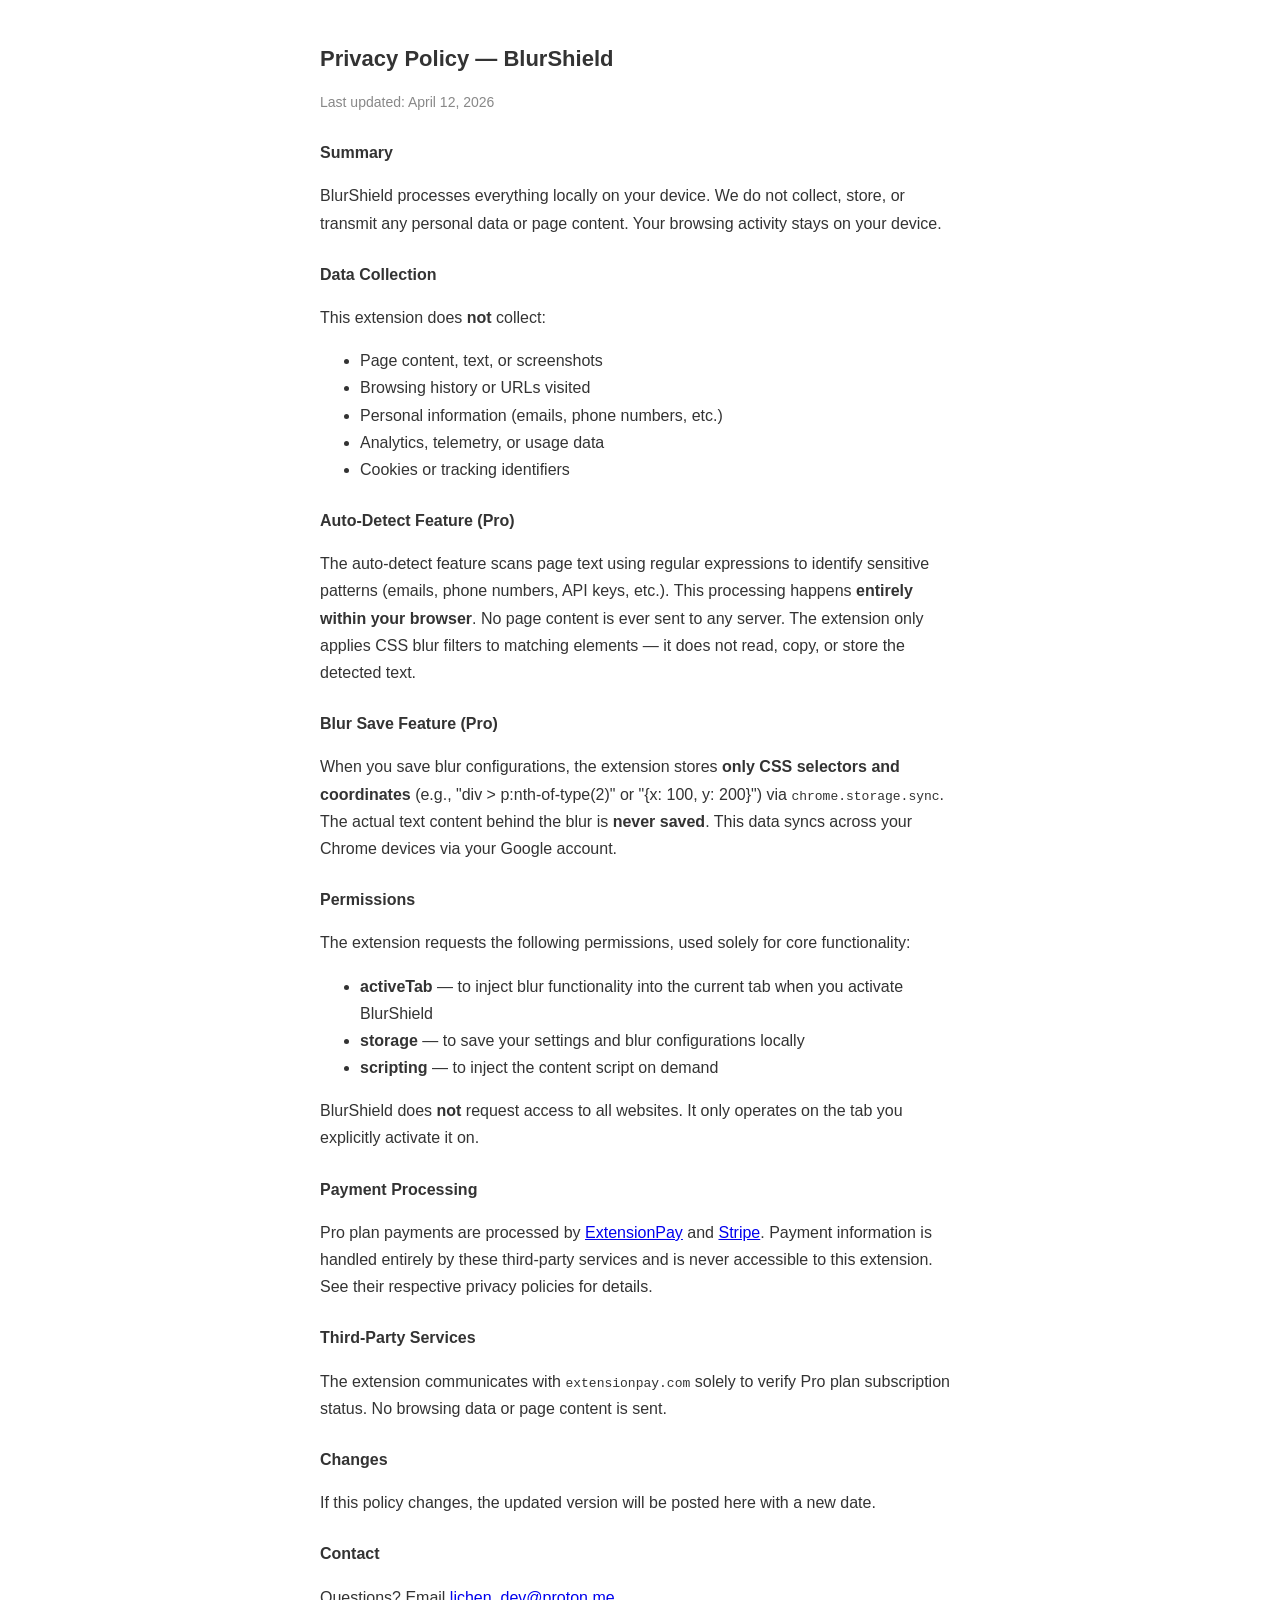
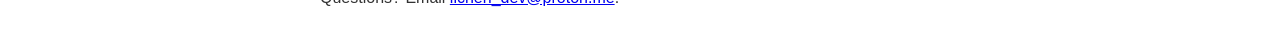
<file: privacy-policy-blurshield.html>
<!DOCTYPE html>
<html lang="en">
<head>
  <meta charset="UTF-8">
  <meta name="viewport" content="width=device-width, initial-scale=1.0">
  <title>BlurShield — Privacy Policy</title>
  <style>
    body { font-family: -apple-system, BlinkMacSystemFont, "Segoe UI", sans-serif; max-width: 640px; margin: 40px auto; padding: 0 20px; color: #333; line-height: 1.7; }
    h1 { font-size: 22px; margin-bottom: 8px; }
    h2 { font-size: 16px; margin-top: 24px; }
    .date { color: #888; font-size: 14px; margin-bottom: 24px; }
  </style>
</head>
<body>
  <h1>Privacy Policy — BlurShield</h1>
  <p class="date">Last updated: April 12, 2026</p>

  <h2>Summary</h2>
  <p>BlurShield processes everything locally on your device. We do not collect, store, or transmit any personal data or page content. Your browsing activity stays on your device.</p>

  <h2>Data Collection</h2>
  <p>This extension does <strong>not</strong> collect:</p>
  <ul>
    <li>Page content, text, or screenshots</li>
    <li>Browsing history or URLs visited</li>
    <li>Personal information (emails, phone numbers, etc.)</li>
    <li>Analytics, telemetry, or usage data</li>
    <li>Cookies or tracking identifiers</li>
  </ul>

  <h2>Auto-Detect Feature (Pro)</h2>
  <p>The auto-detect feature scans page text using regular expressions to identify sensitive patterns (emails, phone numbers, API keys, etc.). This processing happens <strong>entirely within your browser</strong>. No page content is ever sent to any server. The extension only applies CSS blur filters to matching elements — it does not read, copy, or store the detected text.</p>

  <h2>Blur Save Feature (Pro)</h2>
  <p>When you save blur configurations, the extension stores <strong>only CSS selectors and coordinates</strong> (e.g., "div > p:nth-of-type(2)" or "{x: 100, y: 200}") via <code>chrome.storage.sync</code>. The actual text content behind the blur is <strong>never saved</strong>. This data syncs across your Chrome devices via your Google account.</p>

  <h2>Permissions</h2>
  <p>The extension requests the following permissions, used solely for core functionality:</p>
  <ul>
    <li><strong>activeTab</strong> — to inject blur functionality into the current tab when you activate BlurShield</li>
    <li><strong>storage</strong> — to save your settings and blur configurations locally</li>
    <li><strong>scripting</strong> — to inject the content script on demand</li>
  </ul>
  <p>BlurShield does <strong>not</strong> request access to all websites. It only operates on the tab you explicitly activate it on.</p>

  <h2>Payment Processing</h2>
  <p>Pro plan payments are processed by <a href="https://extensionpay.com">ExtensionPay</a> and <a href="https://stripe.com">Stripe</a>. Payment information is handled entirely by these third-party services and is never accessible to this extension. See their respective privacy policies for details.</p>

  <h2>Third-Party Services</h2>
  <p>The extension communicates with <code>extensionpay.com</code> solely to verify Pro plan subscription status. No browsing data or page content is sent.</p>

  <h2>Changes</h2>
  <p>If this policy changes, the updated version will be posted here with a new date.</p>

  <h2>Contact</h2>
  <p>Questions? Email <a href="mailto:lichen_dev@proton.me">lichen_dev@proton.me</a>.</p>
</body>
</html>
</file>
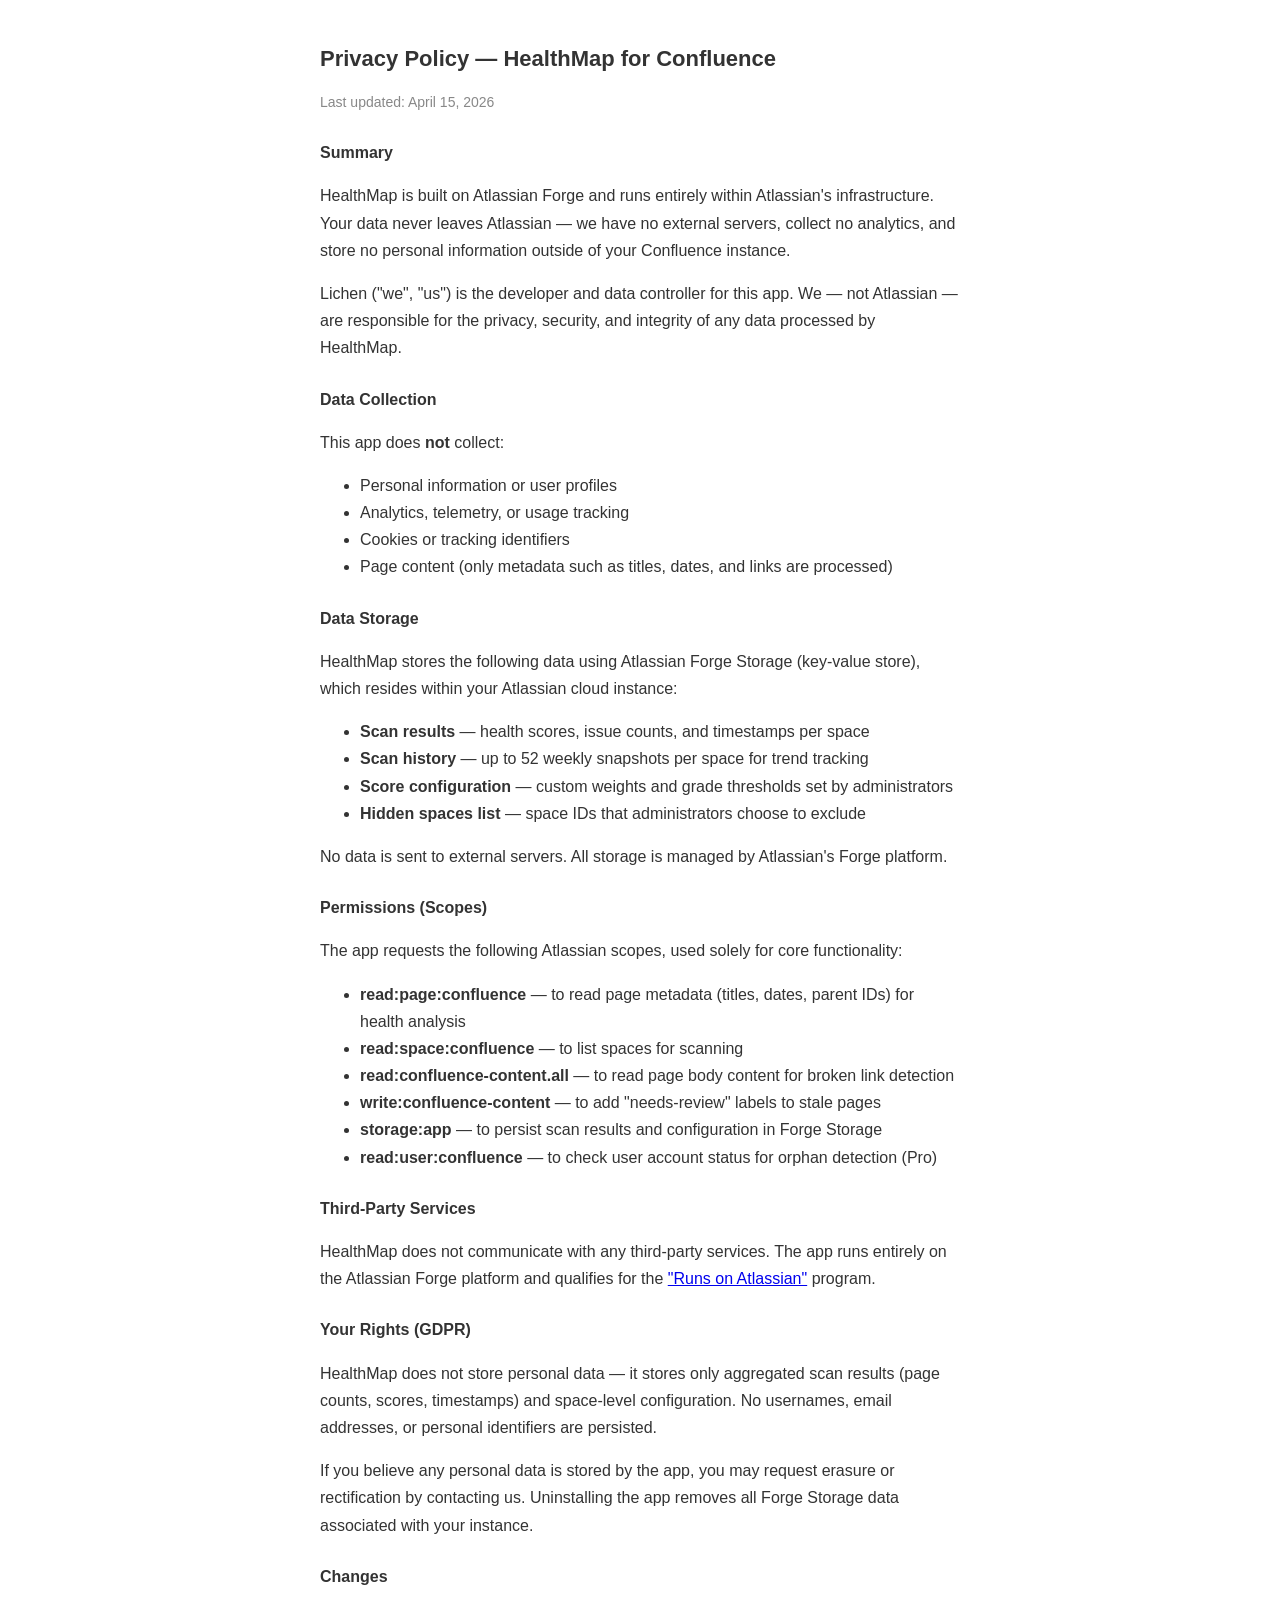
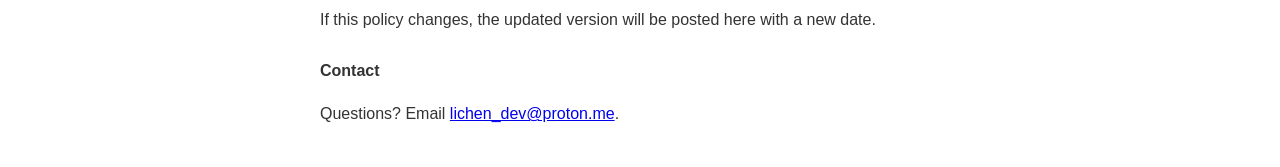
<file: privacy-policy-healthmap.html>
<!DOCTYPE html>
<html lang="en">
<head>
  <meta charset="UTF-8">
  <meta name="viewport" content="width=device-width, initial-scale=1.0">
  <title>HealthMap — Privacy Policy</title>
  <style>
    body { font-family: -apple-system, BlinkMacSystemFont, "Segoe UI", sans-serif; max-width: 640px; margin: 40px auto; padding: 0 20px; color: #333; line-height: 1.7; }
    h1 { font-size: 22px; margin-bottom: 8px; }
    h2 { font-size: 16px; margin-top: 24px; }
    .date { color: #888; font-size: 14px; margin-bottom: 24px; }
  </style>
</head>
<body>
  <h1>Privacy Policy — HealthMap for Confluence</h1>
  <p class="date">Last updated: April 15, 2026</p>

  <h2>Summary</h2>
  <p>HealthMap is built on Atlassian Forge and runs entirely within Atlassian's infrastructure. Your data never leaves Atlassian — we have no external servers, collect no analytics, and store no personal information outside of your Confluence instance.</p>
  <p>Lichen ("we", "us") is the developer and data controller for this app. We — not Atlassian — are responsible for the privacy, security, and integrity of any data processed by HealthMap.</p>

  <h2>Data Collection</h2>
  <p>This app does <strong>not</strong> collect:</p>
  <ul>
    <li>Personal information or user profiles</li>
    <li>Analytics, telemetry, or usage tracking</li>
    <li>Cookies or tracking identifiers</li>
    <li>Page content (only metadata such as titles, dates, and links are processed)</li>
  </ul>

  <h2>Data Storage</h2>
  <p>HealthMap stores the following data using Atlassian Forge Storage (key-value store), which resides within your Atlassian cloud instance:</p>
  <ul>
    <li><strong>Scan results</strong> — health scores, issue counts, and timestamps per space</li>
    <li><strong>Scan history</strong> — up to 52 weekly snapshots per space for trend tracking</li>
    <li><strong>Score configuration</strong> — custom weights and grade thresholds set by administrators</li>
    <li><strong>Hidden spaces list</strong> — space IDs that administrators choose to exclude</li>
  </ul>
  <p>No data is sent to external servers. All storage is managed by Atlassian's Forge platform.</p>

  <h2>Permissions (Scopes)</h2>
  <p>The app requests the following Atlassian scopes, used solely for core functionality:</p>
  <ul>
    <li><strong>read:page:confluence</strong> — to read page metadata (titles, dates, parent IDs) for health analysis</li>
    <li><strong>read:space:confluence</strong> — to list spaces for scanning</li>
    <li><strong>read:confluence-content.all</strong> — to read page body content for broken link detection</li>
    <li><strong>write:confluence-content</strong> — to add "needs-review" labels to stale pages</li>
    <li><strong>storage:app</strong> — to persist scan results and configuration in Forge Storage</li>
    <li><strong>read:user:confluence</strong> — to check user account status for orphan detection (Pro)</li>
  </ul>

  <h2>Third-Party Services</h2>
  <p>HealthMap does not communicate with any third-party services. The app runs entirely on the Atlassian Forge platform and qualifies for the <a href="https://www.atlassian.com/trust/runs-on-atlassian">"Runs on Atlassian"</a> program.</p>

  <h2>Your Rights (GDPR)</h2>
  <p>HealthMap does not store personal data — it stores only aggregated scan results (page counts, scores, timestamps) and space-level configuration. No usernames, email addresses, or personal identifiers are persisted.</p>
  <p>If you believe any personal data is stored by the app, you may request erasure or rectification by contacting us. Uninstalling the app removes all Forge Storage data associated with your instance.</p>

  <h2>Changes</h2>
  <p>If this policy changes, the updated version will be posted here with a new date.</p>

  <h2>Contact</h2>
  <p>Questions? Email <a href="mailto:lichen_dev@proton.me">lichen_dev@proton.me</a>.</p>
</body>
</html>
</file>
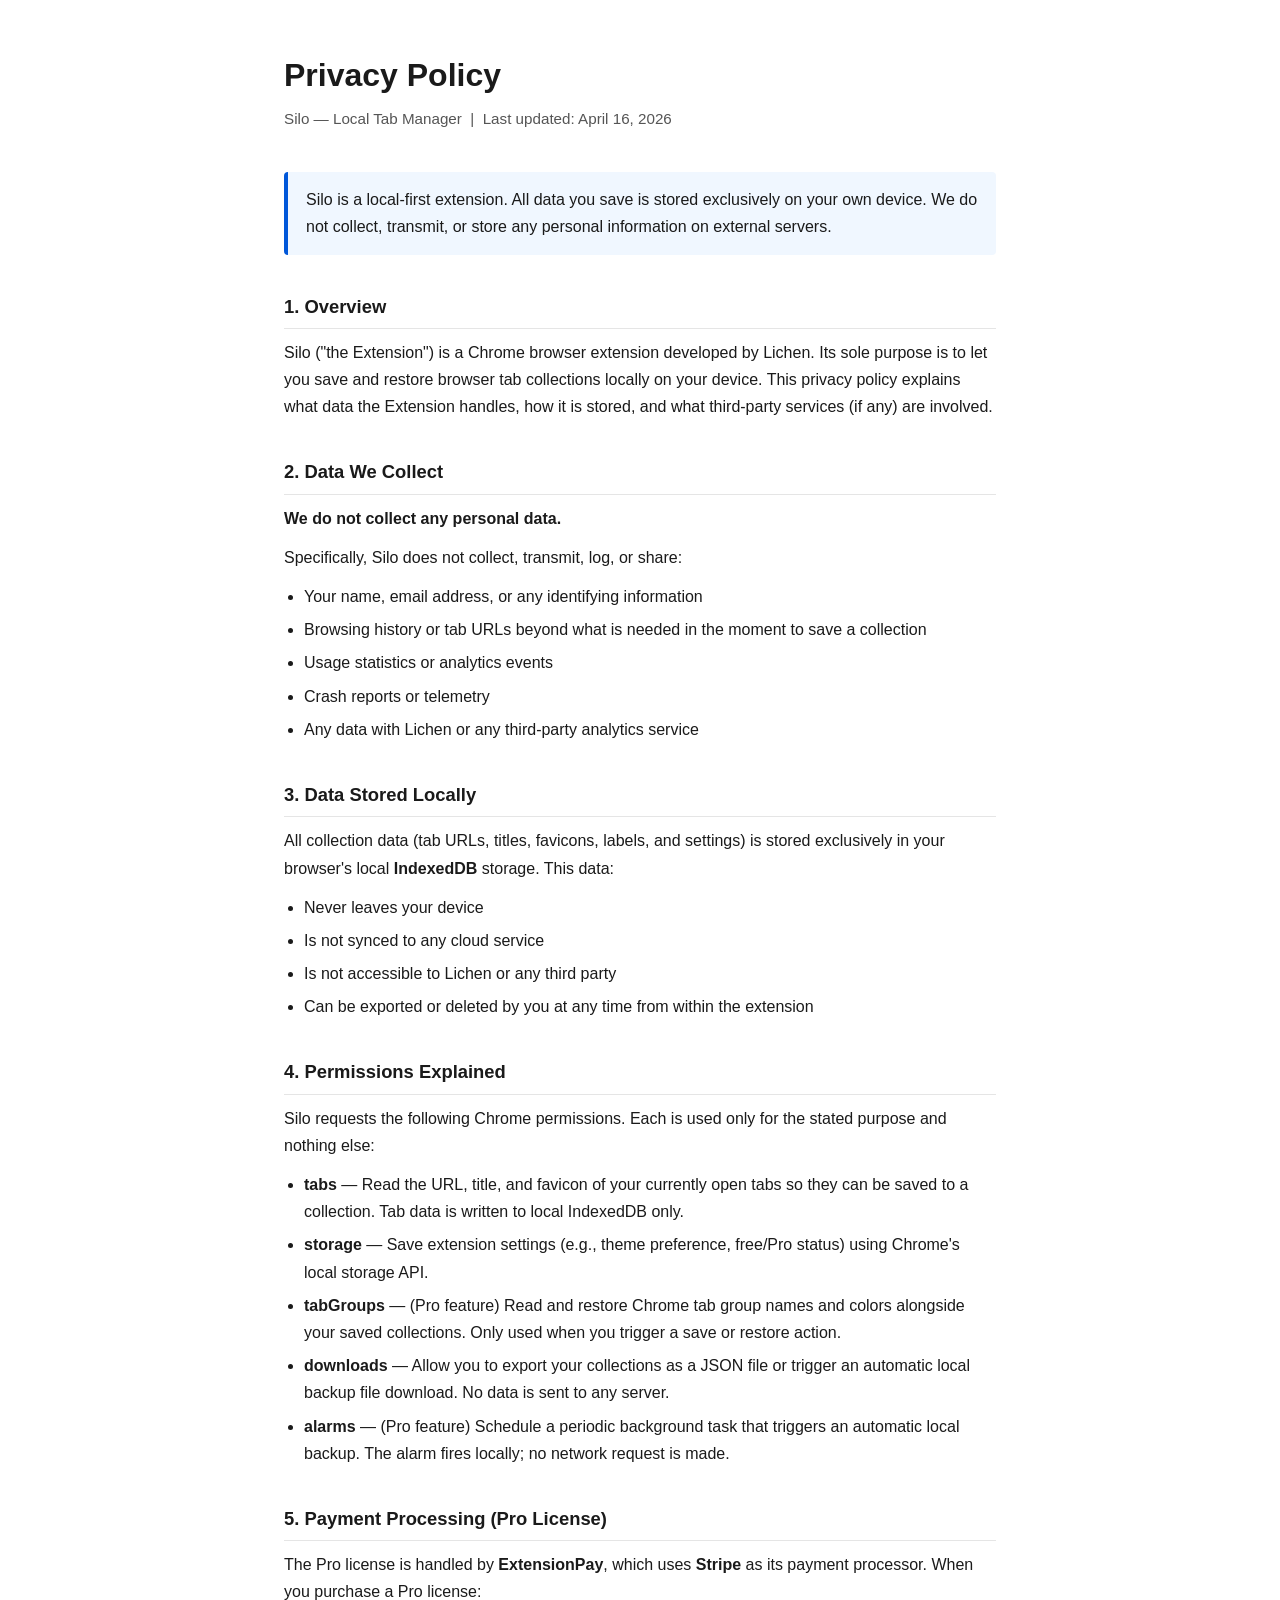
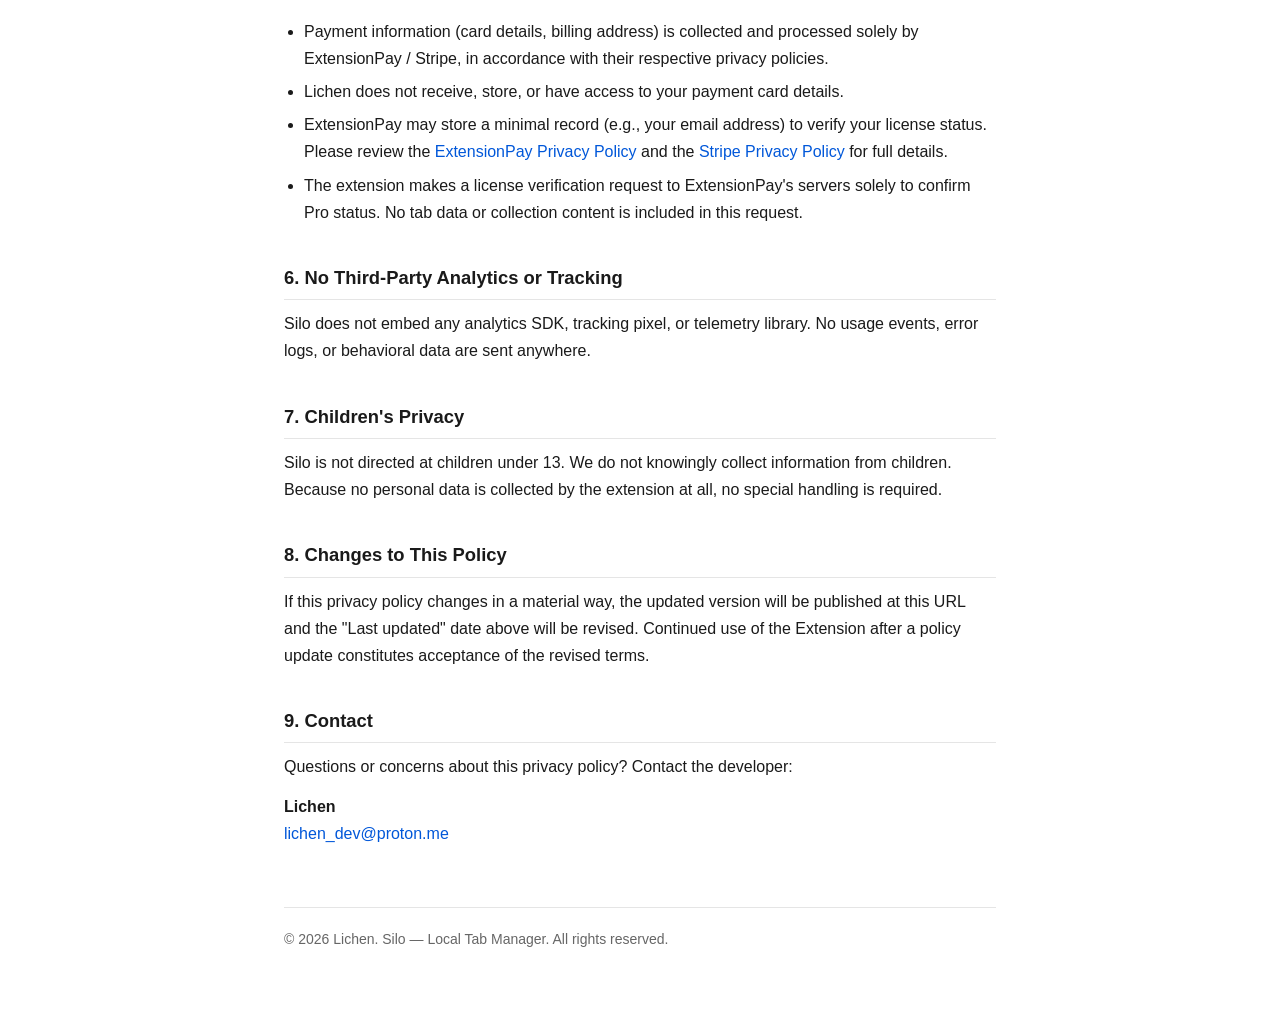
<file: privacy-policy-silo.html>
<!DOCTYPE html>
<html lang="en">
<head>
  <meta charset="UTF-8" />
  <meta name="viewport" content="width=device-width, initial-scale=1.0" />
  <title>Silo — Privacy Policy</title>
  <style>
    *, *::before, *::after { box-sizing: border-box; margin: 0; padding: 0; }
    body {
      font-family: -apple-system, BlinkMacSystemFont, "Segoe UI", Roboto, Helvetica, Arial, sans-serif;
      font-size: 16px;
      line-height: 1.7;
      color: #1a1a1a;
      background: #ffffff;
      max-width: 760px;
      margin: 0 auto;
      padding: 48px 24px 80px;
    }
    h1 { font-size: 2rem; font-weight: 700; margin-bottom: 4px; }
    .subtitle { color: #555; font-size: 0.95rem; margin-bottom: 40px; }
    h2 {
      font-size: 1.15rem;
      font-weight: 600;
      margin-top: 36px;
      margin-bottom: 10px;
      padding-bottom: 6px;
      border-bottom: 1px solid #e5e5e5;
    }
    p { margin-bottom: 12px; }
    ul { margin: 10px 0 12px 20px; }
    li { margin-bottom: 6px; }
    a { color: #0057d9; text-decoration: none; }
    a:hover { text-decoration: underline; }
    .highlight {
      background: #f0f7ff;
      border-left: 4px solid #0057d9;
      padding: 14px 18px;
      border-radius: 4px;
      margin: 20px 0;
      font-weight: 500;
    }
    footer {
      margin-top: 60px;
      padding-top: 20px;
      border-top: 1px solid #e5e5e5;
      font-size: 0.875rem;
      color: #666;
    }
  </style>
</head>
<body>

  <h1>Privacy Policy</h1>
  <p class="subtitle">Silo &mdash; Local Tab Manager &nbsp;|&nbsp; Last updated: April 16, 2026</p>

  <div class="highlight">
    Silo is a local-first extension. All data you save is stored exclusively on your own device.
    We do not collect, transmit, or store any personal information on external servers.
  </div>

  <h2>1. Overview</h2>
  <p>
    Silo ("the Extension") is a Chrome browser extension developed by Lichen. Its sole purpose is to
    let you save and restore browser tab collections locally on your device. This privacy policy
    explains what data the Extension handles, how it is stored, and what third-party services (if any)
    are involved.
  </p>

  <h2>2. Data We Collect</h2>
  <p><strong>We do not collect any personal data.</strong></p>
  <p>
    Specifically, Silo does not collect, transmit, log, or share:
  </p>
  <ul>
    <li>Your name, email address, or any identifying information</li>
    <li>Browsing history or tab URLs beyond what is needed in the moment to save a collection</li>
    <li>Usage statistics or analytics events</li>
    <li>Crash reports or telemetry</li>
    <li>Any data with Lichen or any third-party analytics service</li>
  </ul>

  <h2>3. Data Stored Locally</h2>
  <p>
    All collection data (tab URLs, titles, favicons, labels, and settings) is stored exclusively in
    your browser's local <strong>IndexedDB</strong> storage. This data:
  </p>
  <ul>
    <li>Never leaves your device</li>
    <li>Is not synced to any cloud service</li>
    <li>Is not accessible to Lichen or any third party</li>
    <li>Can be exported or deleted by you at any time from within the extension</li>
  </ul>

  <h2>4. Permissions Explained</h2>
  <p>
    Silo requests the following Chrome permissions. Each is used only for the stated purpose and
    nothing else:
  </p>
  <ul>
    <li>
      <strong>tabs</strong> &mdash; Read the URL, title, and favicon of your currently open tabs
      so they can be saved to a collection. Tab data is written to local IndexedDB only.
    </li>
    <li>
      <strong>storage</strong> &mdash; Save extension settings (e.g., theme preference, free/Pro
      status) using Chrome's local storage API.
    </li>
    <li>
      <strong>tabGroups</strong> &mdash; (Pro feature) Read and restore Chrome tab group names and
      colors alongside your saved collections. Only used when you trigger a save or restore action.
    </li>
    <li>
      <strong>downloads</strong> &mdash; Allow you to export your collections as a JSON file or
      trigger an automatic local backup file download. No data is sent to any server.
    </li>
    <li>
      <strong>alarms</strong> &mdash; (Pro feature) Schedule a periodic background task that
      triggers an automatic local backup. The alarm fires locally; no network request is made.
    </li>
  </ul>

  <h2>5. Payment Processing (Pro License)</h2>
  <p>
    The Pro license is handled by <strong>ExtensionPay</strong>, which uses
    <strong>Stripe</strong> as its payment processor. When you purchase a Pro license:
  </p>
  <ul>
    <li>
      Payment information (card details, billing address) is collected and processed solely by
      ExtensionPay / Stripe, in accordance with their respective privacy policies.
    </li>
    <li>Lichen does not receive, store, or have access to your payment card details.</li>
    <li>
      ExtensionPay may store a minimal record (e.g., your email address) to verify your license
      status. Please review the
      <a href="https://extensionpay.com/privacy" target="_blank" rel="noopener">ExtensionPay Privacy Policy</a>
      and the
      <a href="https://stripe.com/privacy" target="_blank" rel="noopener">Stripe Privacy Policy</a>
      for full details.
    </li>
    <li>
      The extension makes a license verification request to ExtensionPay's servers solely to
      confirm Pro status. No tab data or collection content is included in this request.
    </li>
  </ul>

  <h2>6. No Third-Party Analytics or Tracking</h2>
  <p>
    Silo does not embed any analytics SDK, tracking pixel, or telemetry library. No usage events,
    error logs, or behavioral data are sent anywhere.
  </p>

  <h2>7. Children's Privacy</h2>
  <p>
    Silo is not directed at children under 13. We do not knowingly collect information from children.
    Because no personal data is collected by the extension at all, no special handling is required.
  </p>

  <h2>8. Changes to This Policy</h2>
  <p>
    If this privacy policy changes in a material way, the updated version will be published at this
    URL and the "Last updated" date above will be revised. Continued use of the Extension after a
    policy update constitutes acceptance of the revised terms.
  </p>

  <h2>9. Contact</h2>
  <p>
    Questions or concerns about this privacy policy? Contact the developer:
  </p>
  <p>
    <strong>Lichen</strong><br />
    <a href="mailto:lichen_dev@proton.me">lichen_dev@proton.me</a>
  </p>

  <footer>
    &copy; 2026 Lichen. Silo &mdash; Local Tab Manager. All rights reserved.
  </footer>

</body>
</html>
</file>
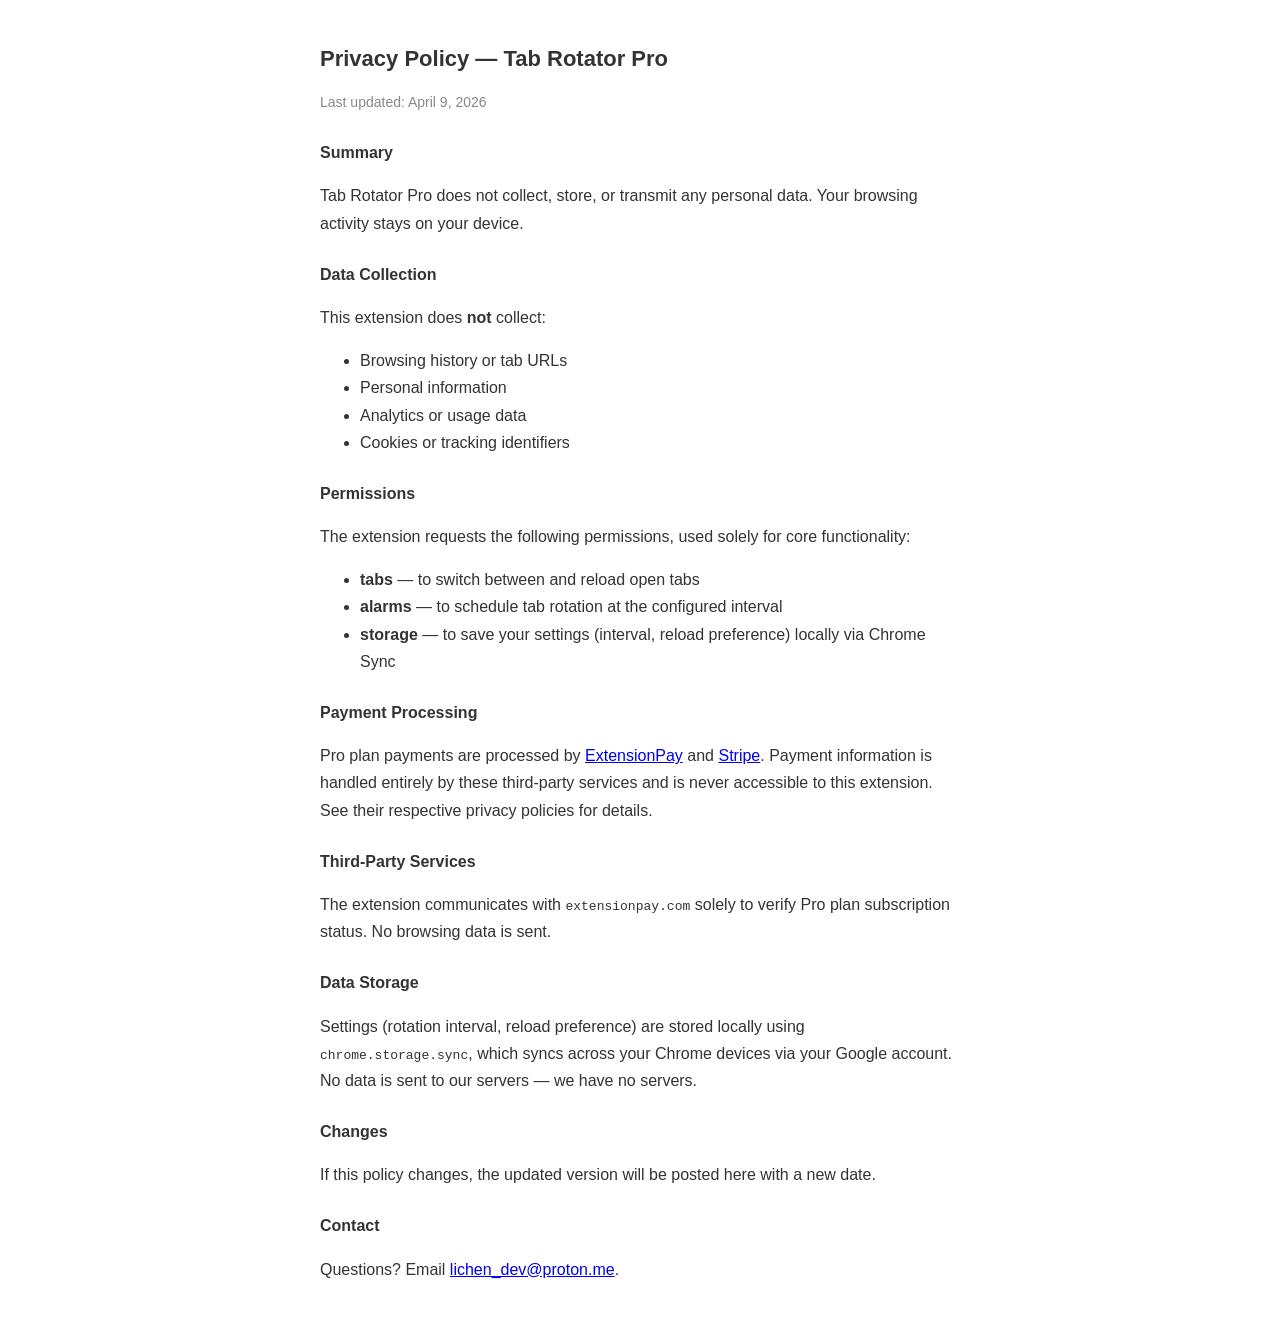
<file: privacy-policy.html>
<!DOCTYPE html>
<html lang="en">
<head>
  <meta charset="UTF-8">
  <meta name="viewport" content="width=device-width, initial-scale=1.0">
  <title>Tab Rotator Pro — Privacy Policy</title>
  <style>
    body { font-family: -apple-system, BlinkMacSystemFont, "Segoe UI", sans-serif; max-width: 640px; margin: 40px auto; padding: 0 20px; color: #333; line-height: 1.7; }
    h1 { font-size: 22px; margin-bottom: 8px; }
    h2 { font-size: 16px; margin-top: 24px; }
    .date { color: #888; font-size: 14px; margin-bottom: 24px; }
  </style>
</head>
<body>
  <h1>Privacy Policy — Tab Rotator Pro</h1>
  <p class="date">Last updated: April 9, 2026</p>

  <h2>Summary</h2>
  <p>Tab Rotator Pro does not collect, store, or transmit any personal data. Your browsing activity stays on your device.</p>

  <h2>Data Collection</h2>
  <p>This extension does <strong>not</strong> collect:</p>
  <ul>
    <li>Browsing history or tab URLs</li>
    <li>Personal information</li>
    <li>Analytics or usage data</li>
    <li>Cookies or tracking identifiers</li>
  </ul>

  <h2>Permissions</h2>
  <p>The extension requests the following permissions, used solely for core functionality:</p>
  <ul>
    <li><strong>tabs</strong> — to switch between and reload open tabs</li>
    <li><strong>alarms</strong> — to schedule tab rotation at the configured interval</li>
    <li><strong>storage</strong> — to save your settings (interval, reload preference) locally via Chrome Sync</li>
  </ul>

  <h2>Payment Processing</h2>
  <p>Pro plan payments are processed by <a href="https://extensionpay.com">ExtensionPay</a> and <a href="https://stripe.com">Stripe</a>. Payment information is handled entirely by these third-party services and is never accessible to this extension. See their respective privacy policies for details.</p>

  <h2>Third-Party Services</h2>
  <p>The extension communicates with <code>extensionpay.com</code> solely to verify Pro plan subscription status. No browsing data is sent.</p>

  <h2>Data Storage</h2>
  <p>Settings (rotation interval, reload preference) are stored locally using <code>chrome.storage.sync</code>, which syncs across your Chrome devices via your Google account. No data is sent to our servers — we have no servers.</p>

  <h2>Changes</h2>
  <p>If this policy changes, the updated version will be posted here with a new date.</p>

  <h2>Contact</h2>
  <p>Questions? Email <a href="mailto:lichen_dev@proton.me">lichen_dev@proton.me</a>.</p>
</body>
</html>
</file>
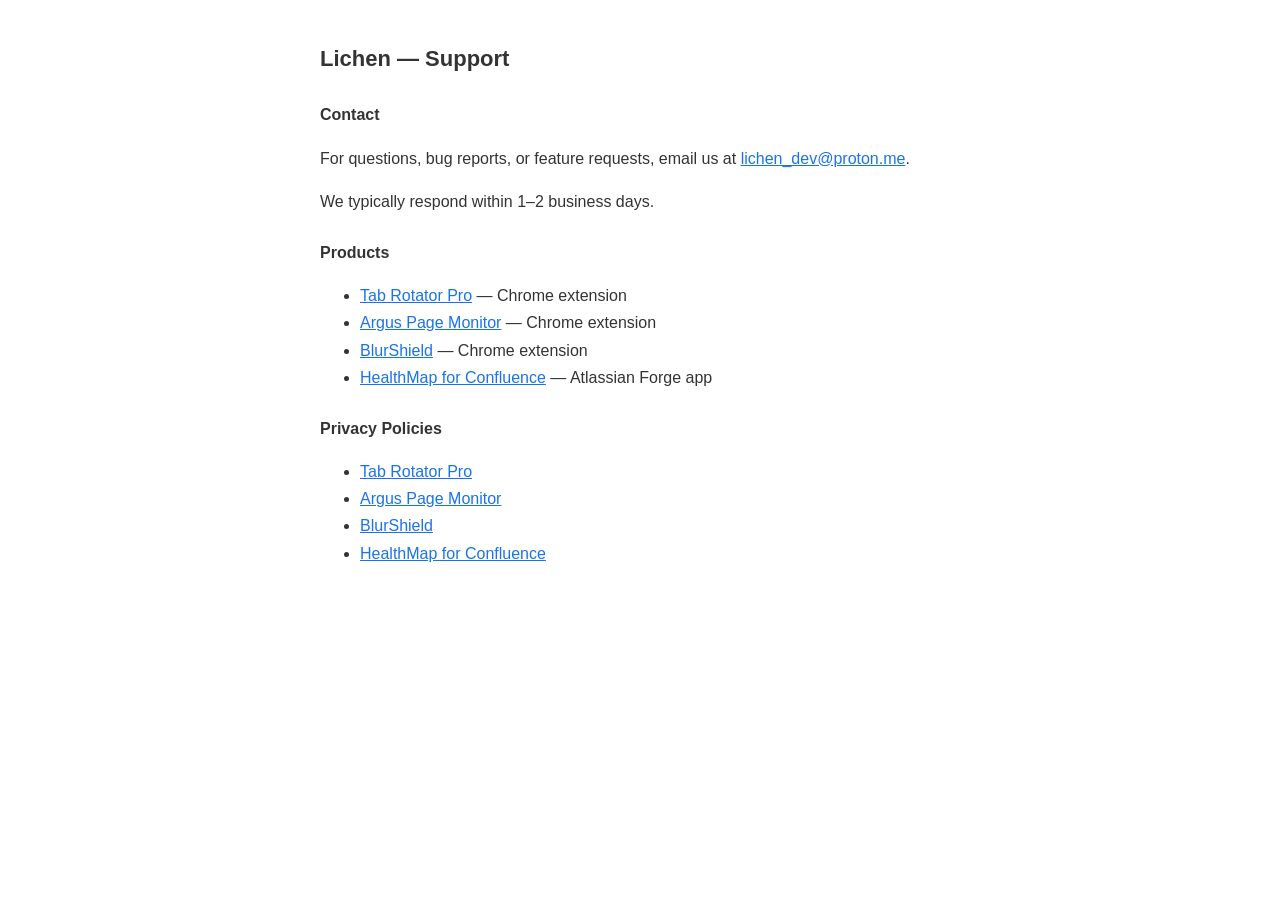
<file: support.html>
<!DOCTYPE html>
<html lang="en">
<head>
  <meta charset="UTF-8">
  <meta name="viewport" content="width=device-width, initial-scale=1.0">
  <title>Lichen — Support</title>
  <style>
    body { font-family: -apple-system, BlinkMacSystemFont, "Segoe UI", sans-serif; max-width: 640px; margin: 40px auto; padding: 0 20px; color: #333; line-height: 1.7; }
    h1 { font-size: 22px; margin-bottom: 8px; }
    h2 { font-size: 16px; margin-top: 24px; }
    a { color: #1a73e8; }
  </style>
</head>
<body>
  <h1>Lichen — Support</h1>

  <h2>Contact</h2>
  <p>For questions, bug reports, or feature requests, email us at <a href="mailto:lichen_dev@proton.me">lichen_dev@proton.me</a>.</p>
  <p>We typically respond within 1–2 business days.</p>

  <h2>Products</h2>
  <ul>
    <li><a href="index.html">Tab Rotator Pro</a> — Chrome extension</li>
    <li><a href="index.html">Argus Page Monitor</a> — Chrome extension</li>
    <li><a href="index.html">BlurShield</a> — Chrome extension</li>
    <li><a href="index.html">HealthMap for Confluence</a> — Atlassian Forge app</li>
  </ul>

  <h2>Privacy Policies</h2>
  <ul>
    <li><a href="privacy-policy.html">Tab Rotator Pro</a></li>
    <li><a href="privacy-policy-argus.html">Argus Page Monitor</a></li>
    <li><a href="privacy-policy-blurshield.html">BlurShield</a></li>
    <li><a href="privacy-policy-healthmap.html">HealthMap for Confluence</a></li>
  </ul>
</body>
</html>
</file>
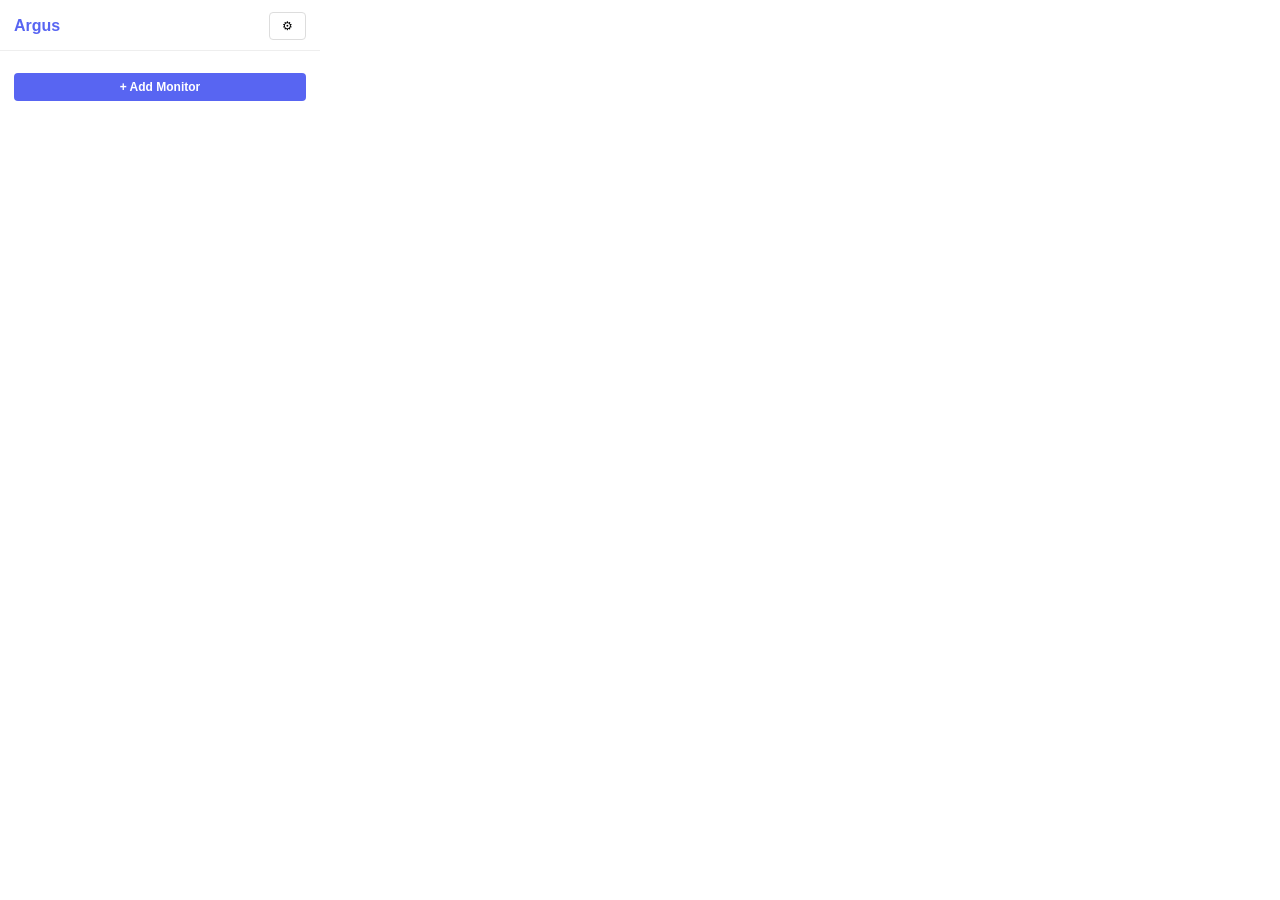
<file: argus/popup/popup.html>
<!DOCTYPE html>
<html lang="en">
<head>
  <meta charset="UTF-8">
  <meta name="viewport" content="width=device-width, initial-scale=1.0">
  <title>Argus</title>
  <link rel="stylesheet" href="popup.css">
</head>
<body>
  <div class="header">
    <h1>Argus</h1>
    <button id="btn-settings" title="Settings">⚙</button>
  </div>

  <!-- Monitor list -->
  <div id="view-monitors">
    <div id="monitor-list"></div>
    <button id="btn-add" class="btn-primary">+ Add Monitor</button>
  </div>

  <!-- Add / edit monitor form -->
  <div id="view-form" class="hidden">
    <h2 id="form-title">New Monitor</h2>
    <label>
      Name
      <input id="field-name" type="text" placeholder="My Monitor">
    </label>
    <label>
      URL
      <input id="field-url" type="url" placeholder="https://example.com">
    </label>
    <label>
      CSS Selector
      <div class="selector-row">
        <input id="field-selector" type="text" placeholder=".price">
        <button id="btn-pick" title="Pick element on page">🎯</button>
      </div>
    </label>
    <label>
      Check every (minutes)
      <input id="field-interval" type="number" min="1" max="1440" value="30">
    </label>
    <div class="form-buttons">
      <button id="btn-save" class="btn-primary">Save</button>
      <button id="btn-cancel">Cancel</button>
    </div>
  </div>

  <!-- Settings panel -->
  <div id="view-settings" class="hidden">
    <h2>Settings</h2>
    <label class="checkbox-row">
      <input id="setting-browser-notif" type="checkbox">
      Browser notifications
    </label>
    <label class="checkbox-row">
      <input id="setting-discord" type="checkbox">
      Discord Webhook
    </label>
    <label id="webhook-url-row" class="hidden">
      Webhook URL
      <input id="setting-webhook-url" type="url" placeholder="https://discord.com/api/webhooks/…">
    </label>
    <div class="form-buttons">
      <button id="btn-save-settings" class="btn-primary">Save</button>
      <button id="btn-cancel-settings">Cancel</button>
    </div>
  </div>

  <script type="module" src="popup.js"></script>
</body>
</html>
</file>
<file: argus/popup/popup.css>
* { margin: 0; padding: 0; box-sizing: border-box; }

body {
  font-family: -apple-system, BlinkMacSystemFont, 'Segoe UI', sans-serif;
  font-size: 13px;
  color: #1a1a1a;
  width: 320px;
  min-height: 200px;
  padding: 0;
  background: #fff;
}

.header {
  display: flex;
  align-items: center;
  justify-content: space-between;
  padding: 12px 14px 10px;
  border-bottom: 1px solid #eee;
}

.header h1 {
  font-size: 16px;
  font-weight: 700;
  color: #5865F2;
}

#view-monitors,
#view-form,
#view-settings {
  padding: 12px 14px;
}

.hidden { display: none !important; }

h2 {
  font-size: 13px;
  font-weight: 600;
  margin-bottom: 10px;
}

label {
  display: block;
  margin-bottom: 8px;
  color: #555;
}

input[type="text"],
input[type="url"],
input[type="number"] {
  display: block;
  width: 100%;
  padding: 6px 8px;
  border: 1px solid #ddd;
  border-radius: 4px;
  font-size: 12px;
  margin-top: 3px;
}

input:focus {
  outline: 2px solid #5865F2;
  border-color: transparent;
}

.selector-row {
  display: flex;
  gap: 6px;
}

.selector-row input { flex: 1; }

.checkbox-row {
  display: flex;
  align-items: center;
  gap: 8px;
  cursor: pointer;
}

.form-buttons {
  display: flex;
  gap: 8px;
  margin-top: 10px;
}

.btn-primary {
  background: #5865F2;
  color: #fff;
  border: none;
  border-radius: 4px;
  padding: 7px 14px;
  cursor: pointer;
  font-size: 12px;
  font-weight: 600;
}

.btn-primary:hover { background: #4752c4; }

button {
  background: none;
  border: 1px solid #ddd;
  border-radius: 4px;
  padding: 6px 12px;
  cursor: pointer;
  font-size: 12px;
}

button:hover { background: #f5f5f5; }

/* Monitor list items */
.monitor-item {
  display: flex;
  align-items: center;
  gap: 8px;
  padding: 8px 0;
  border-bottom: 1px solid #f0f0f0;
}

.monitor-info { flex: 1; overflow: hidden; }
.monitor-name { font-weight: 600; font-size: 12px; white-space: nowrap; overflow: hidden; text-overflow: ellipsis; }
.monitor-url { font-size: 11px; color: #888; white-space: nowrap; overflow: hidden; text-overflow: ellipsis; }

.monitor-actions { display: flex; gap: 4px; }
.monitor-actions button { padding: 4px 8px; font-size: 11px; }

#btn-add { margin-top: 10px; width: 100%; }

.status-dot {
  width: 8px;
  height: 8px;
  border-radius: 50%;
  flex-shrink: 0;
}
.status-dot.active { background: #4caf50; }
.status-dot.inactive { background: #bbb; }
</file>
